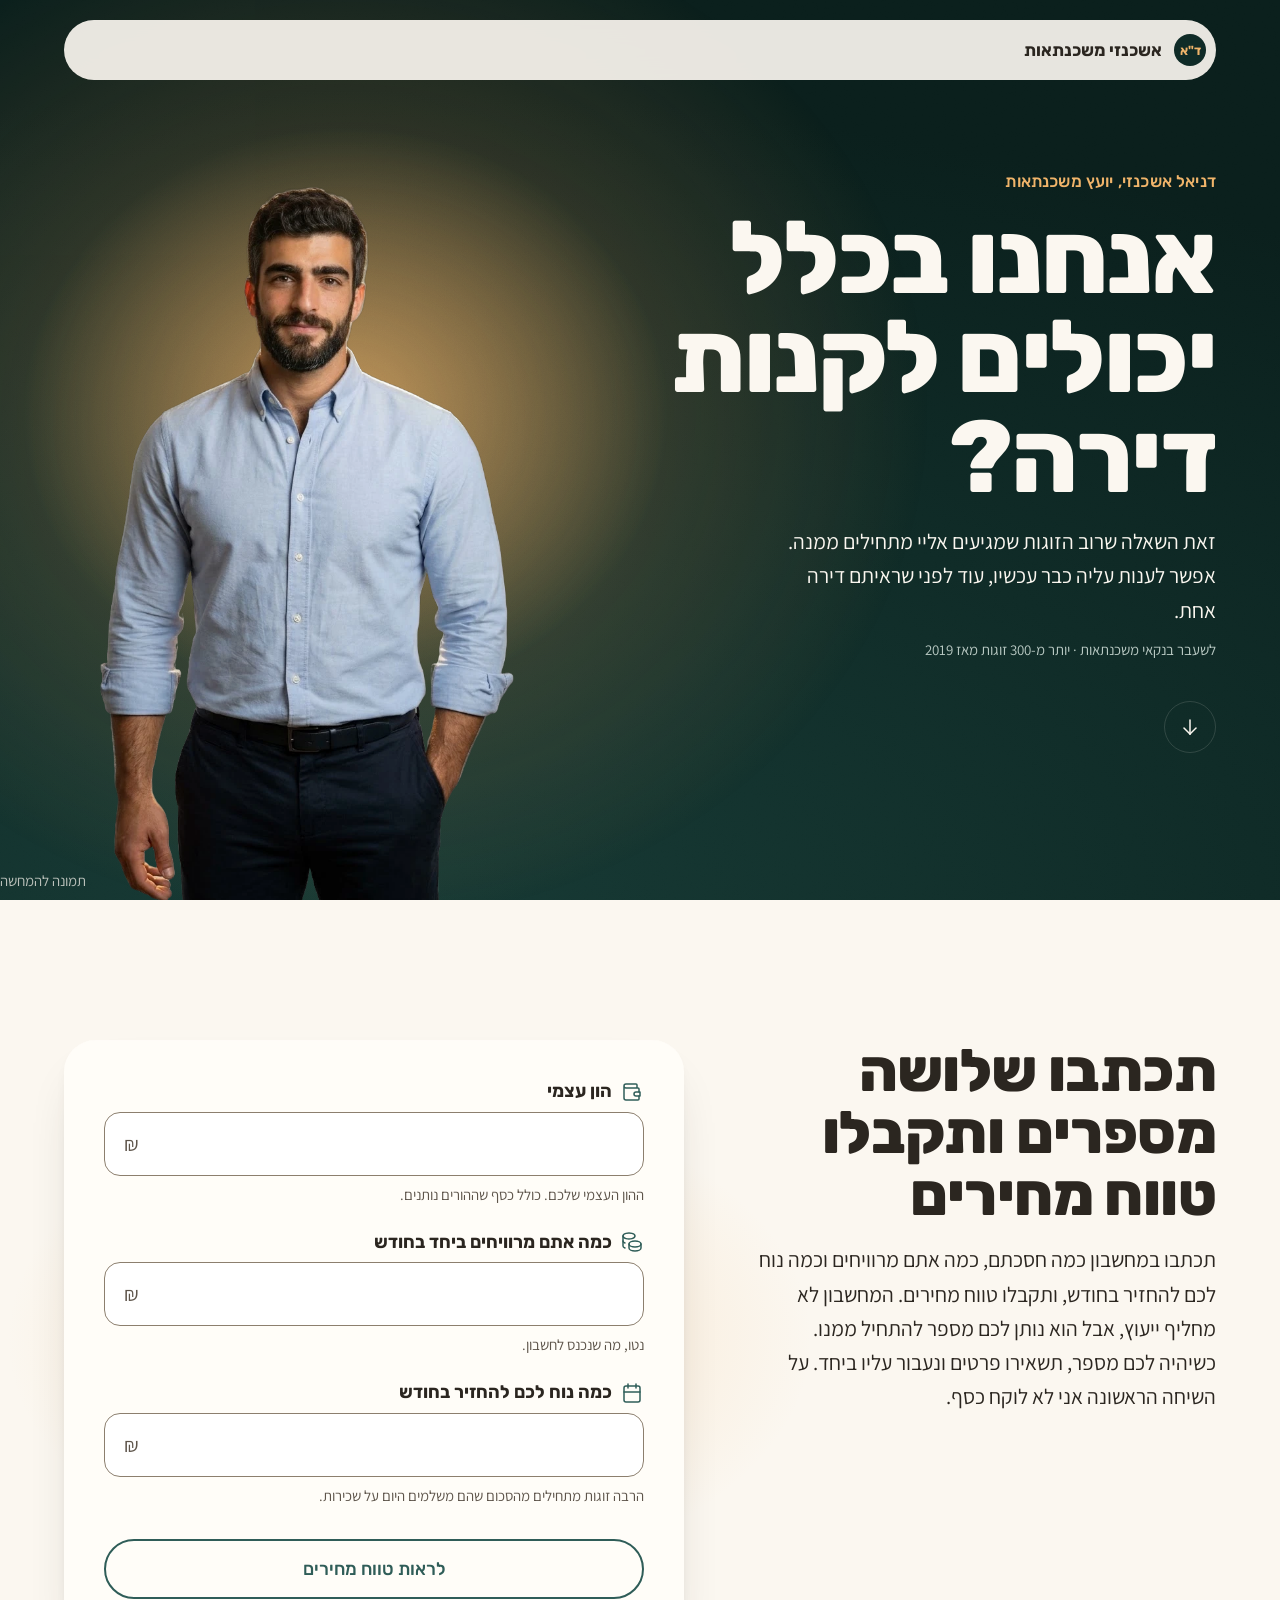
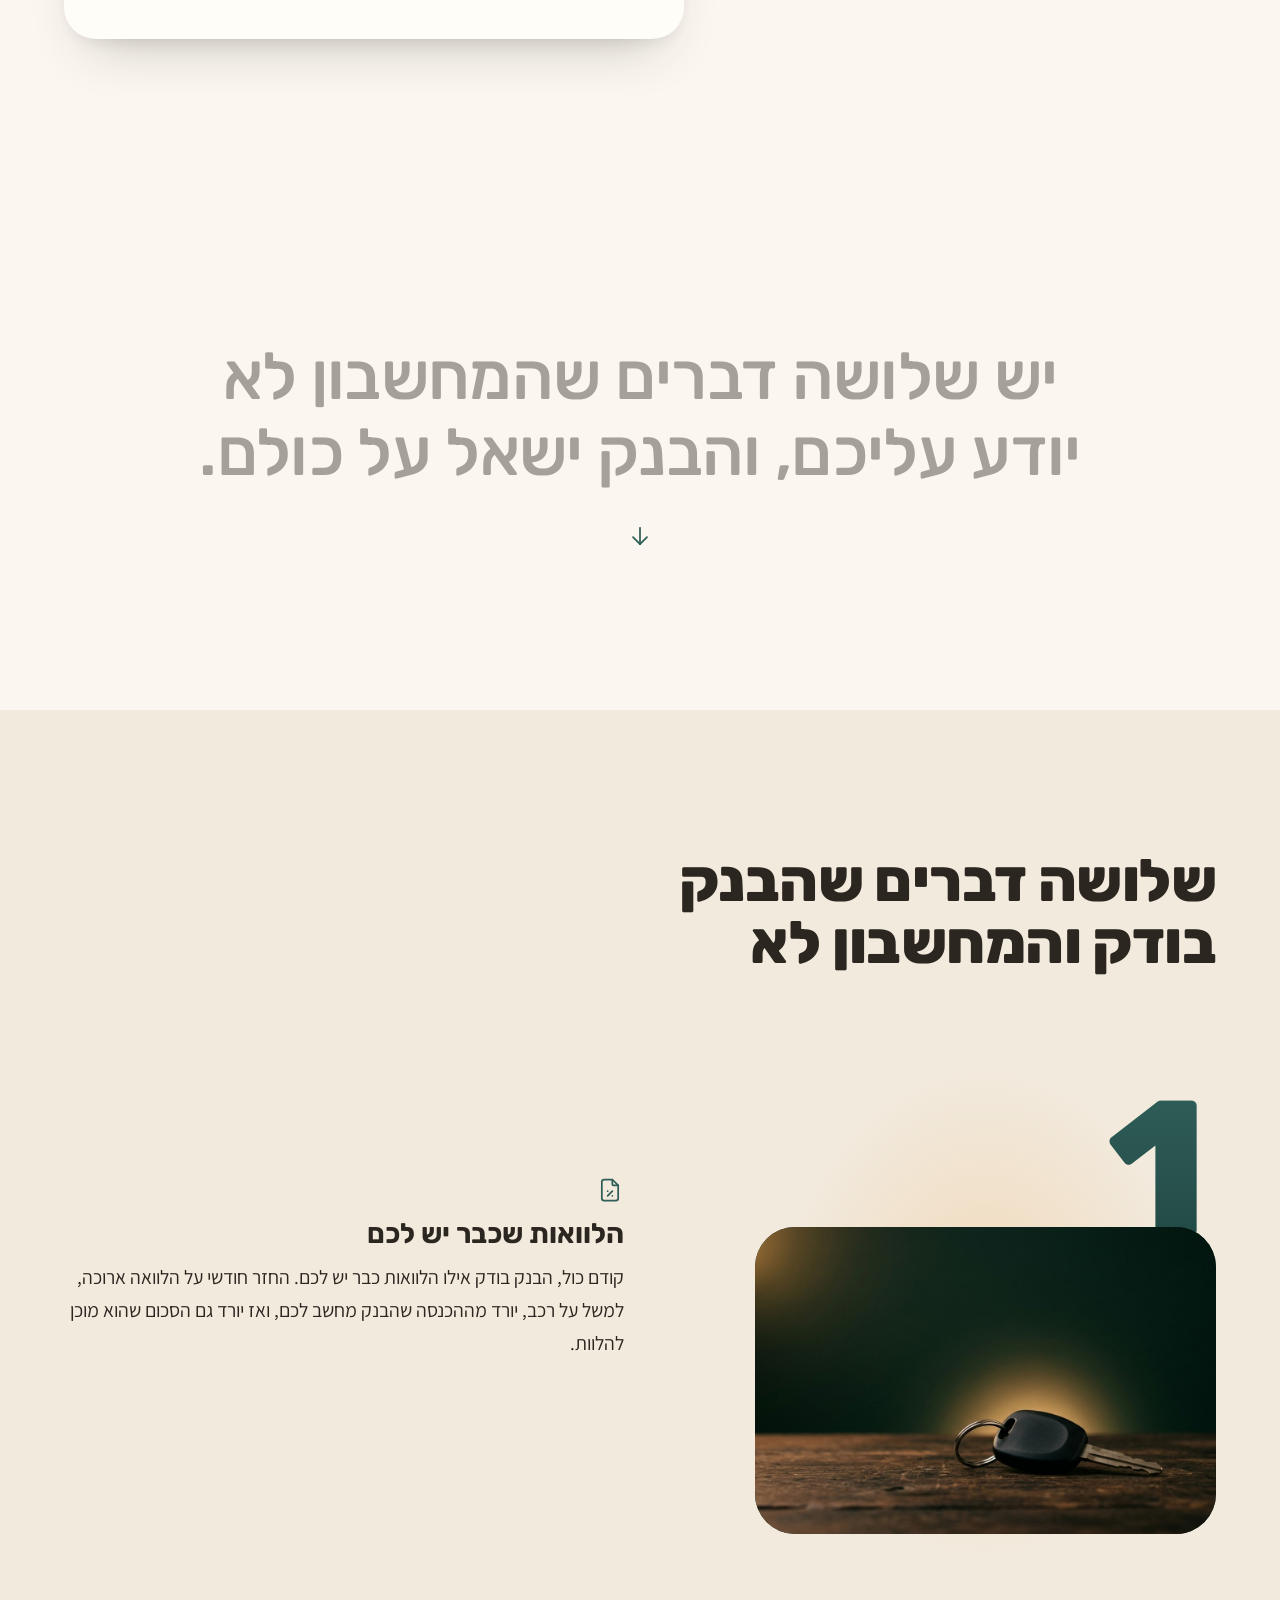
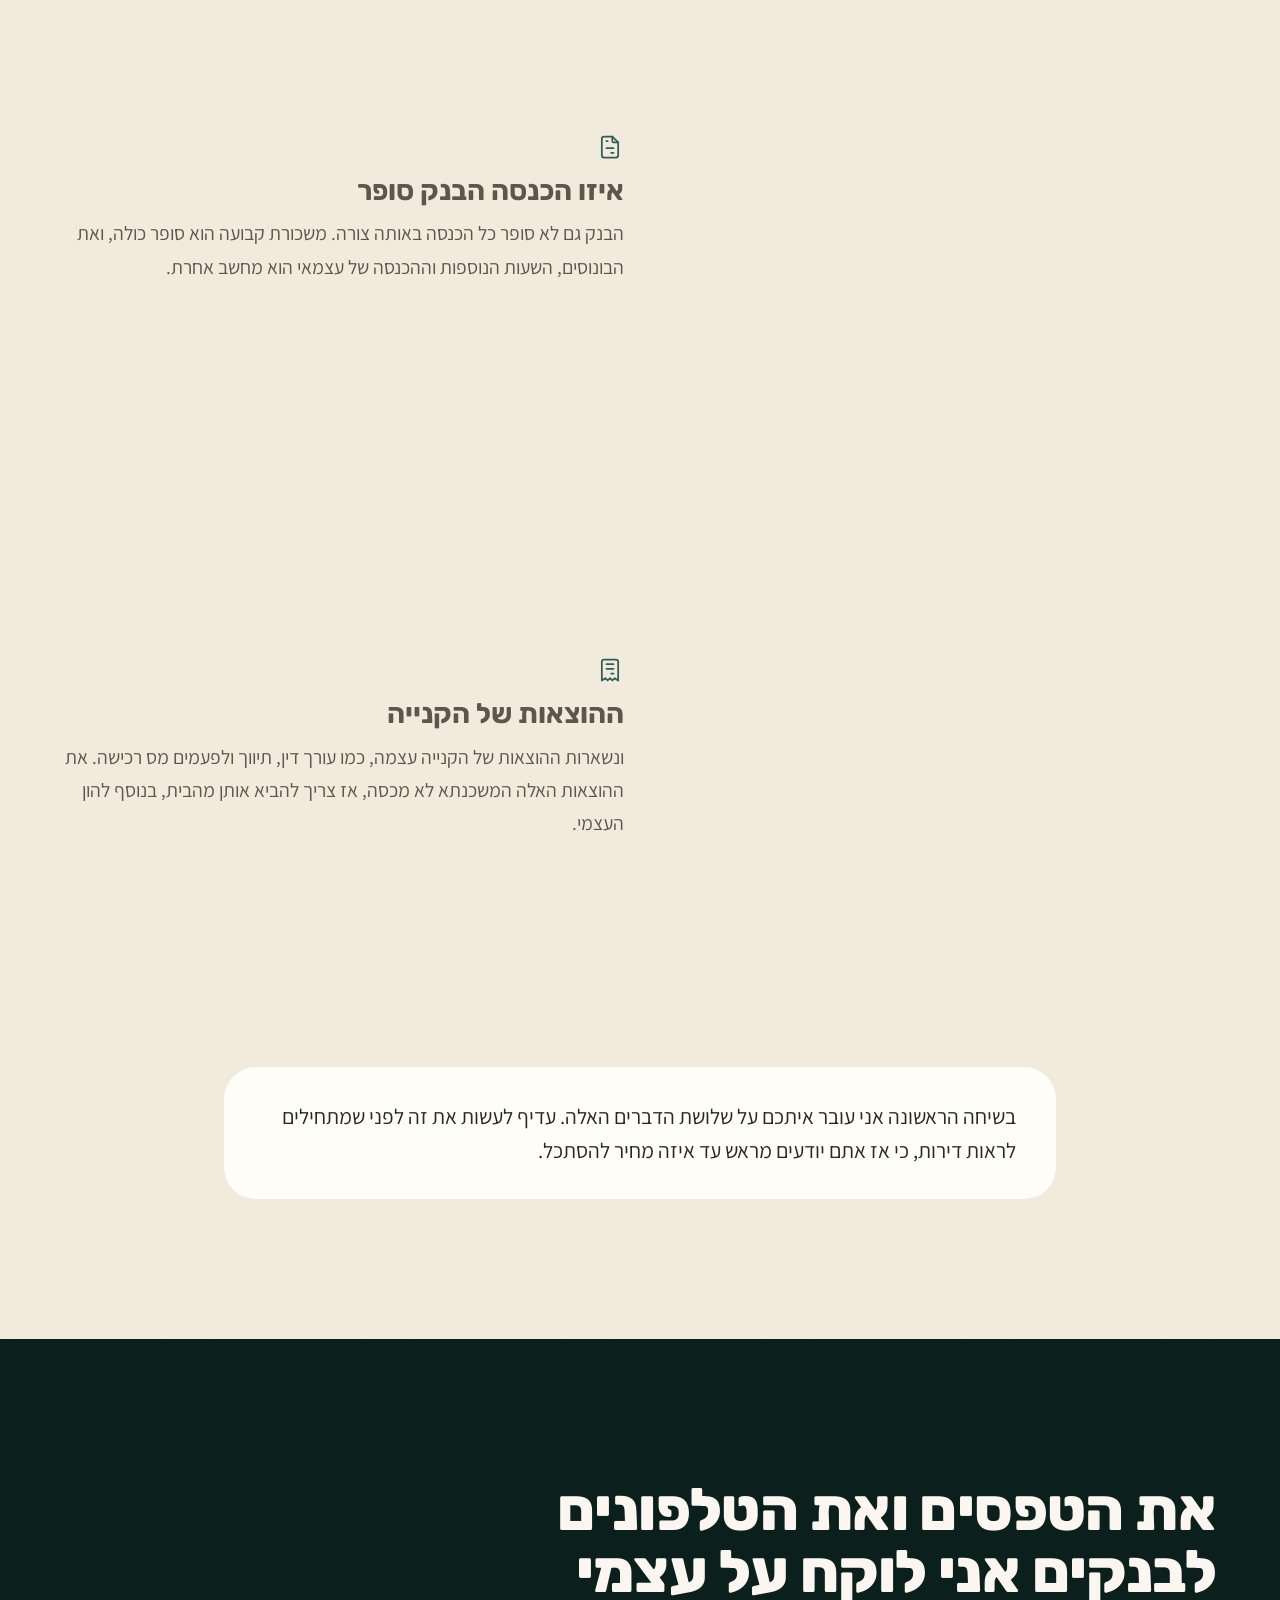
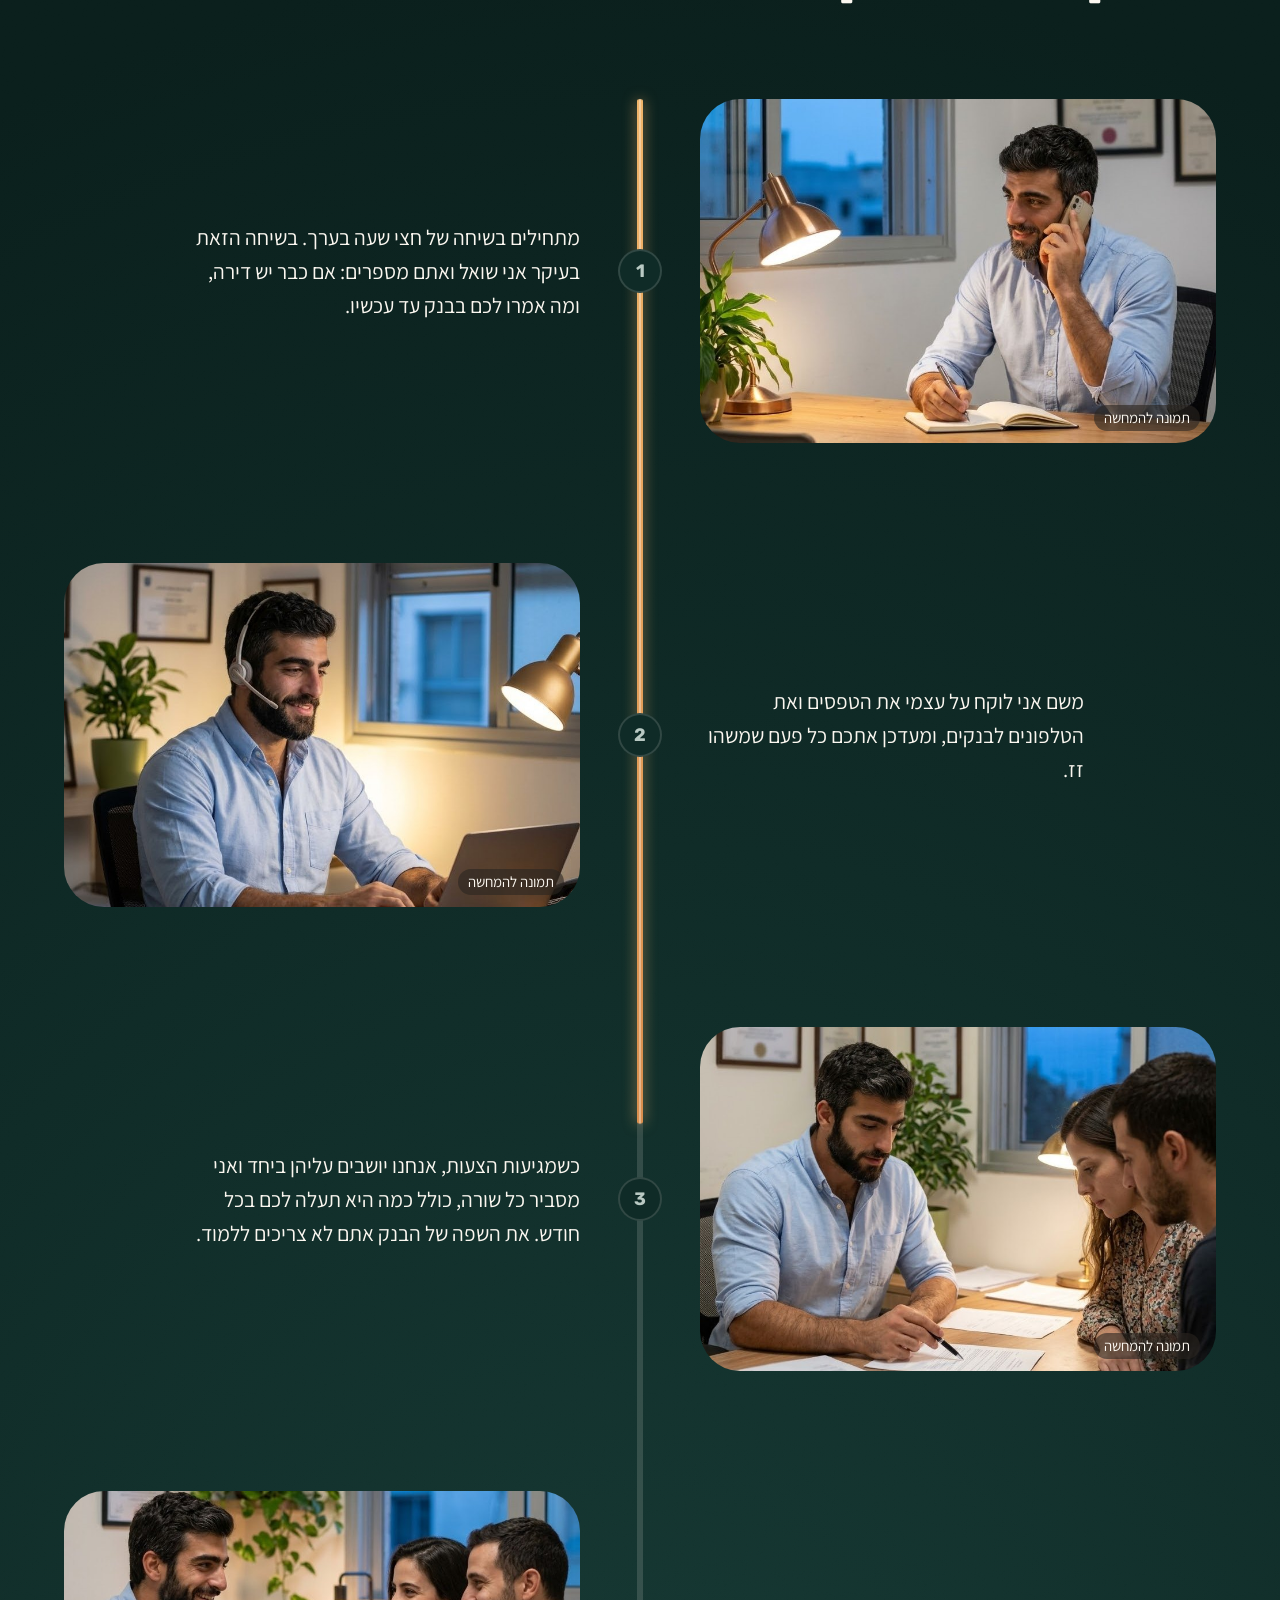
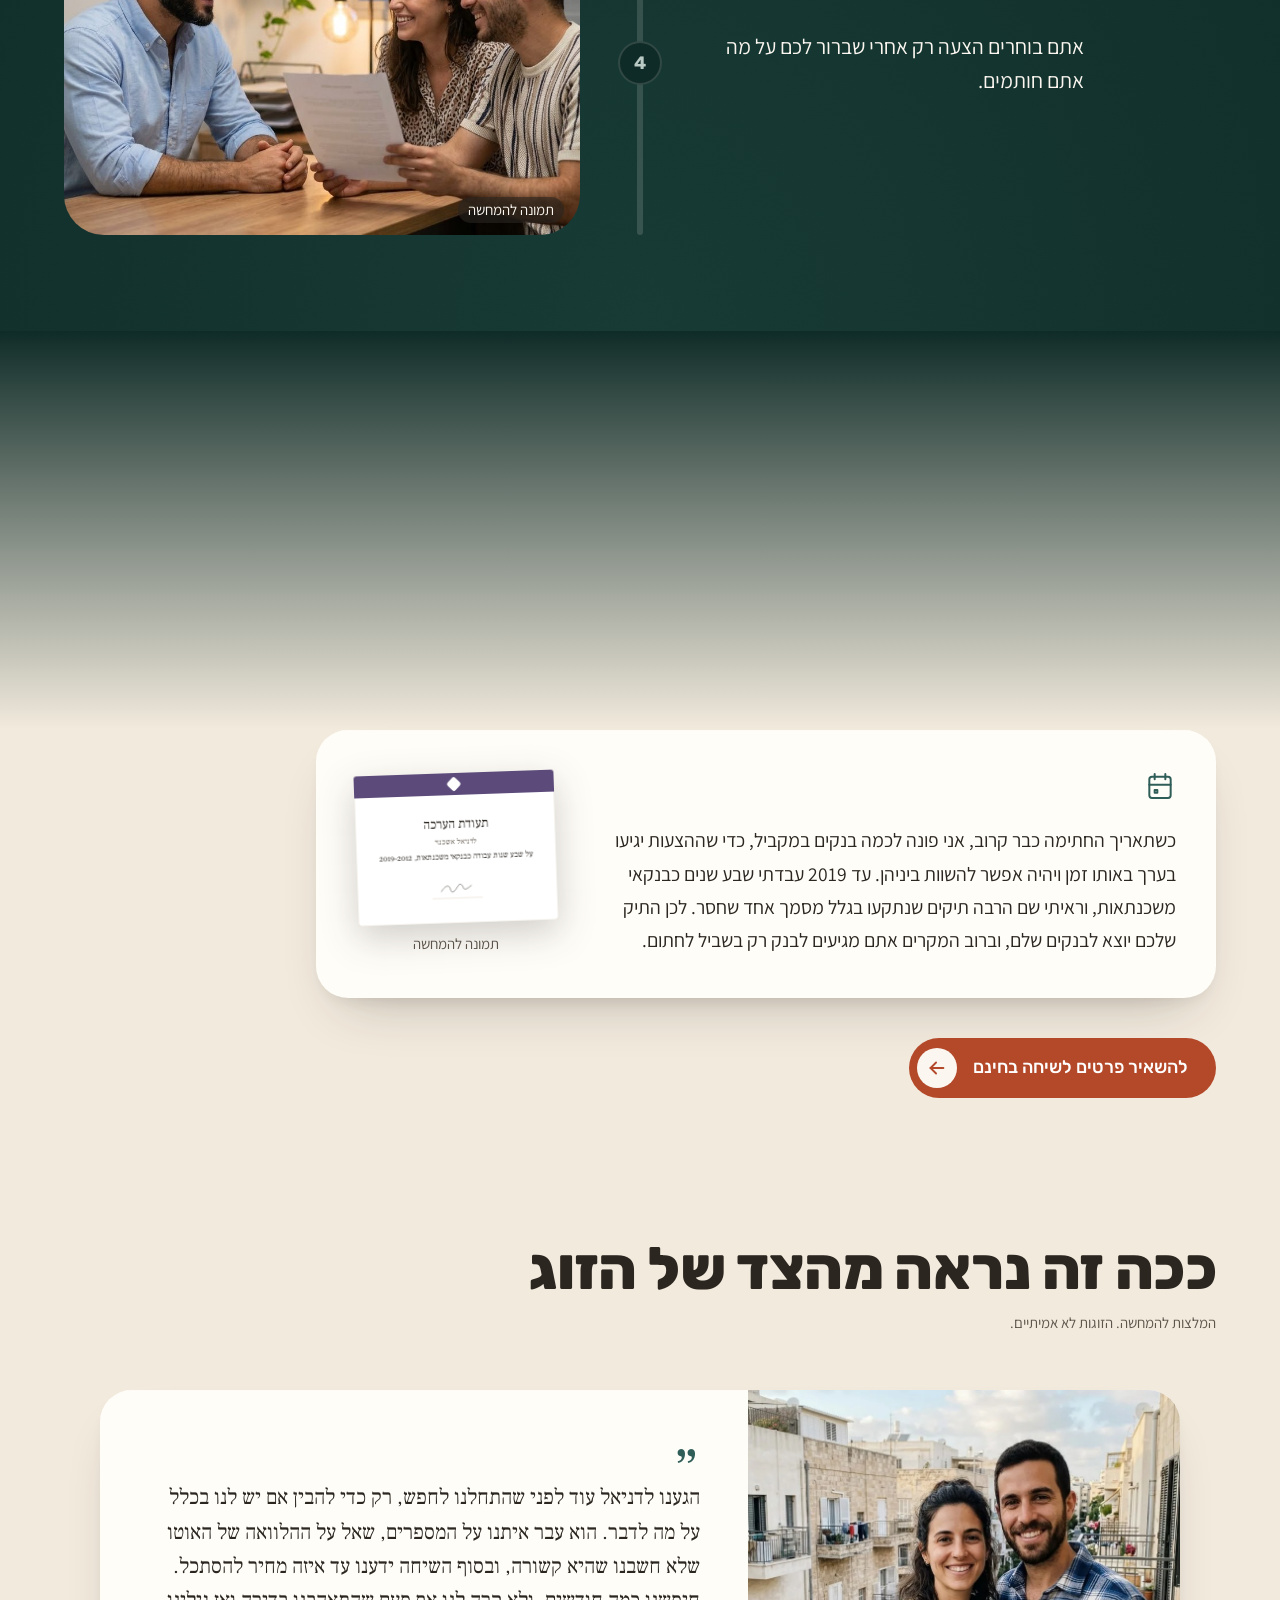
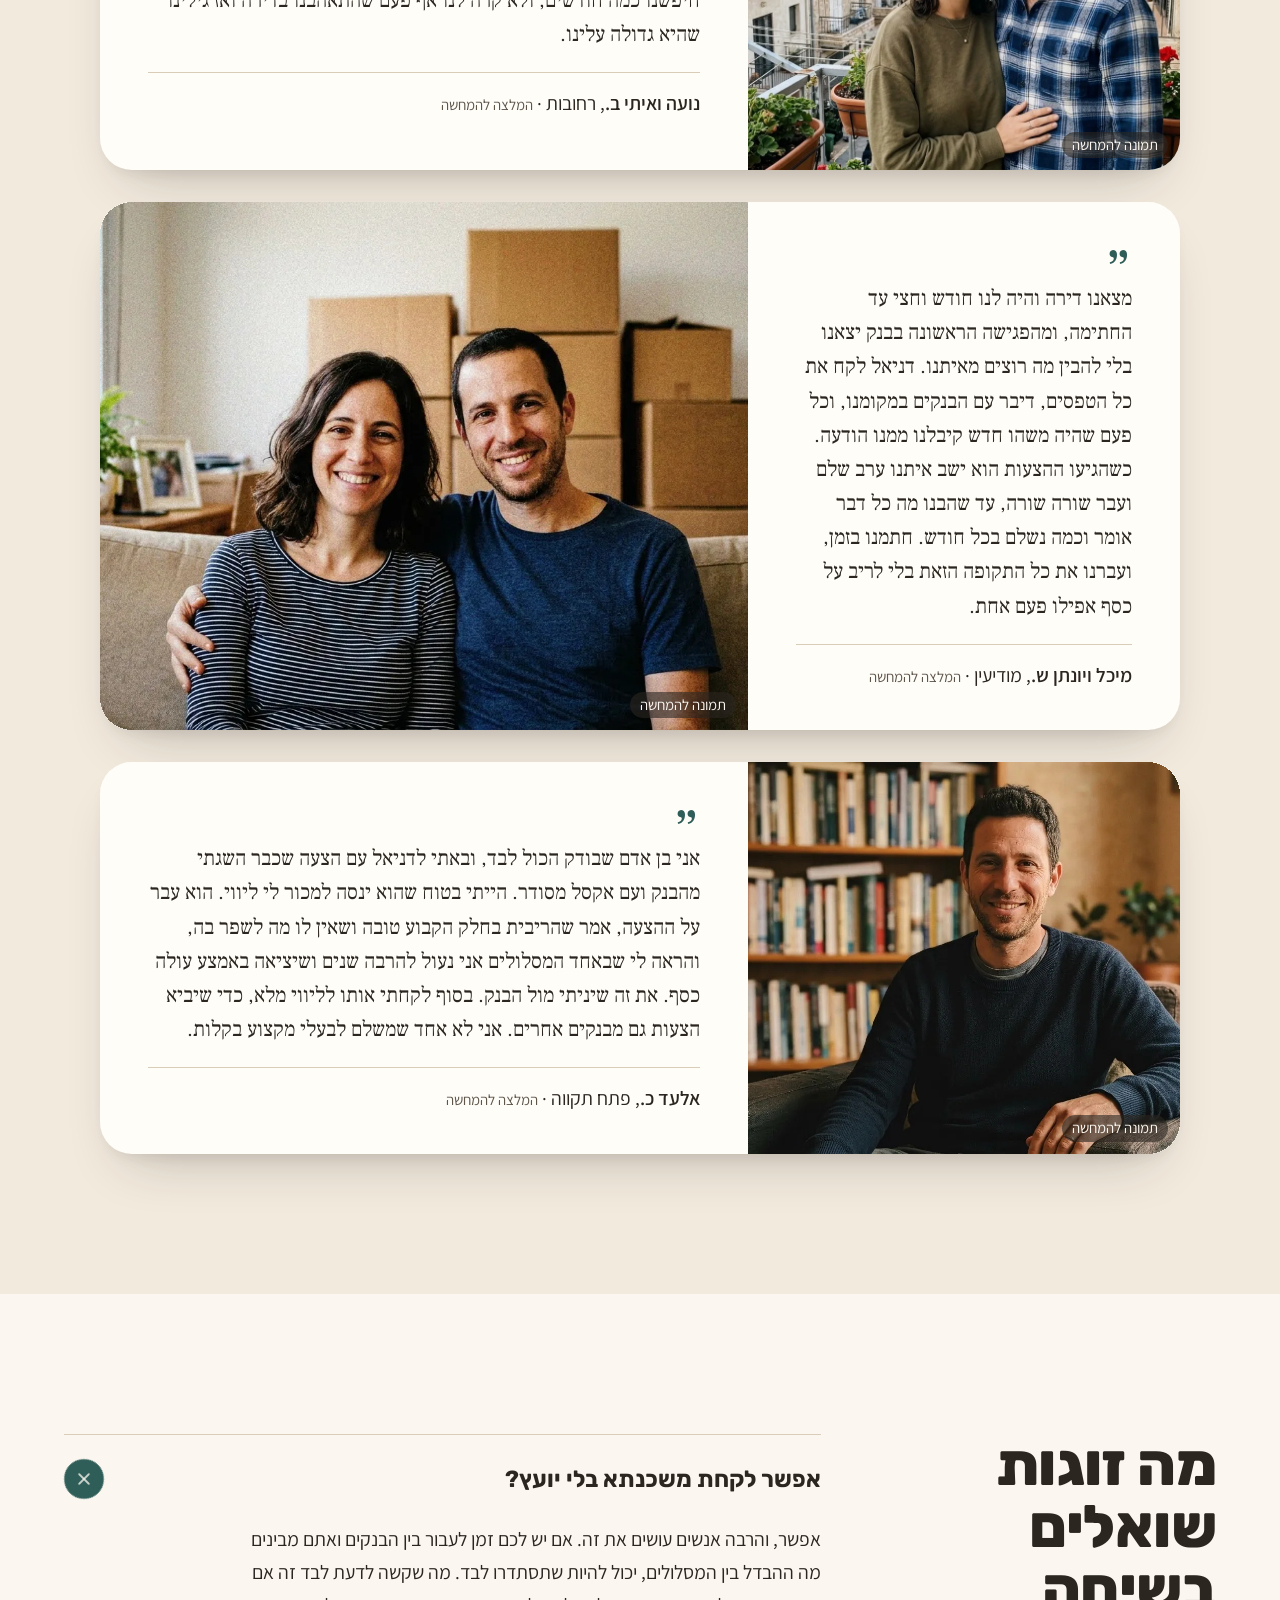
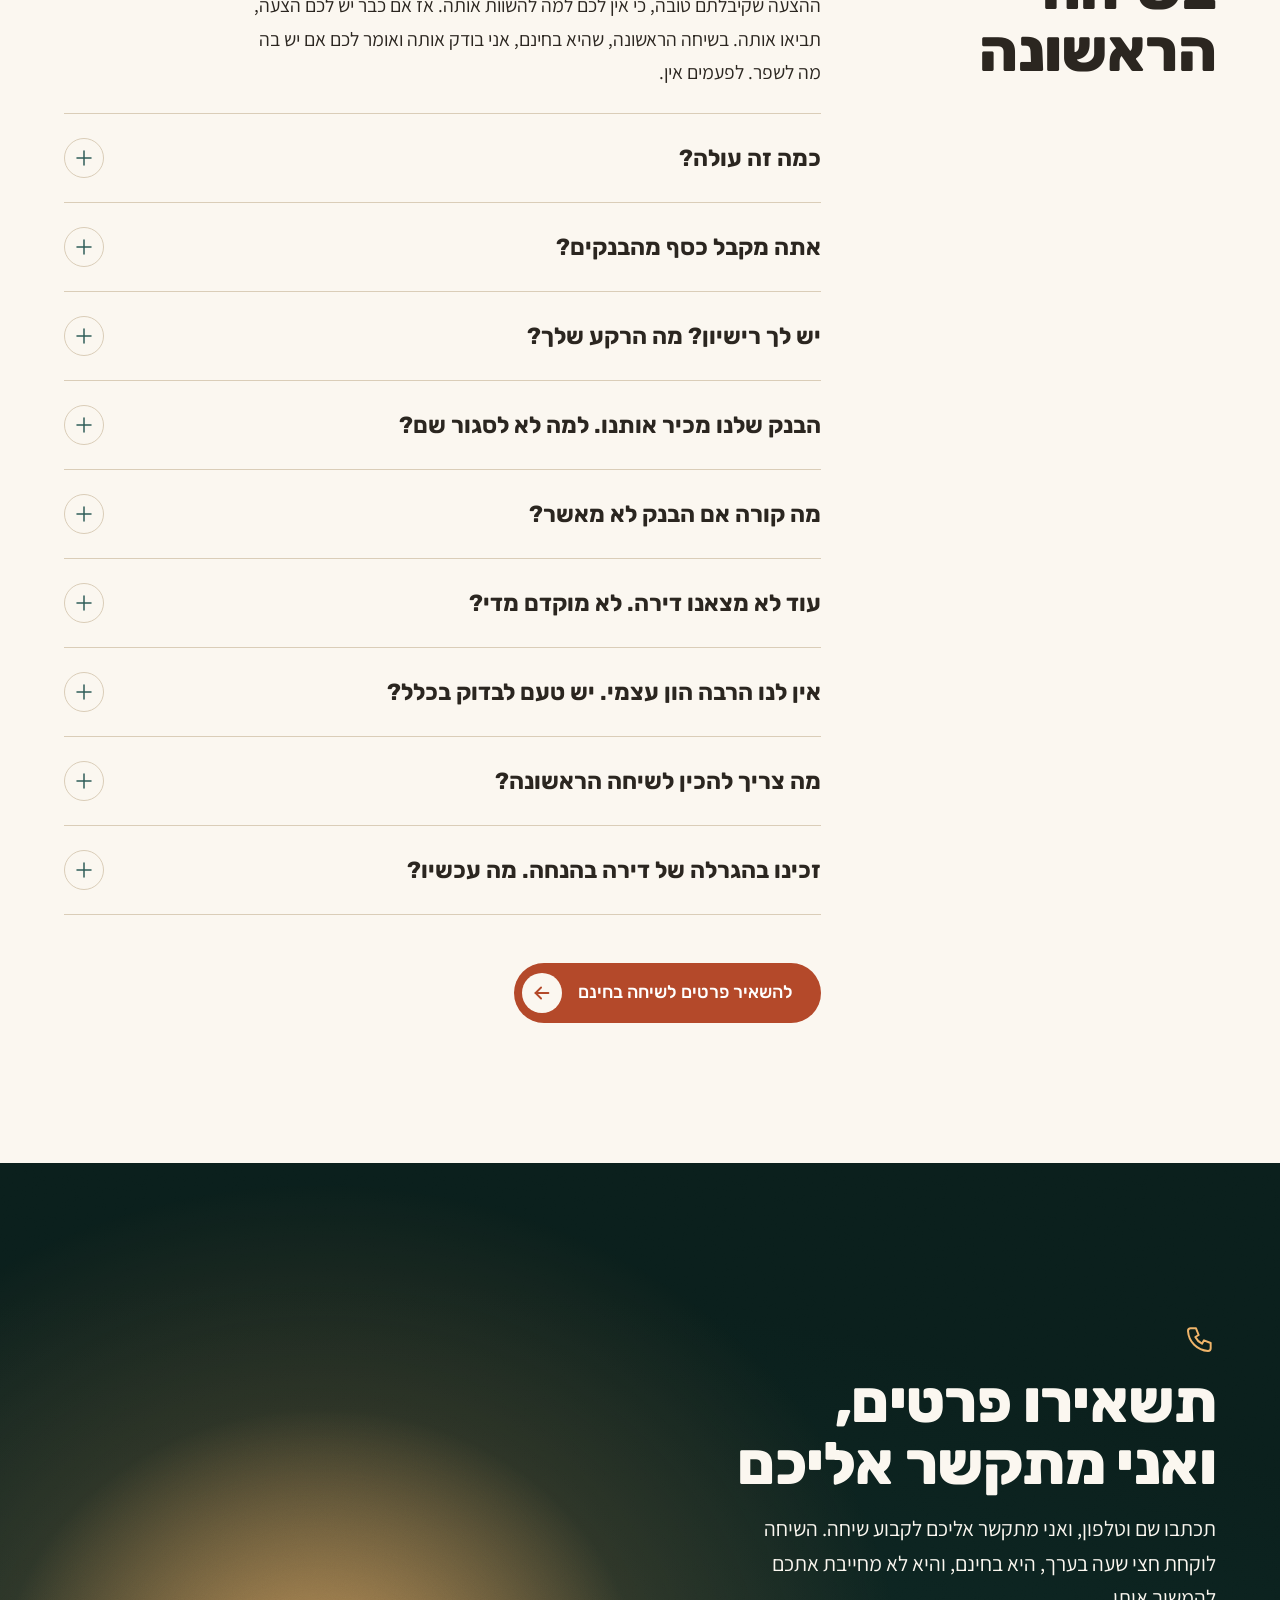
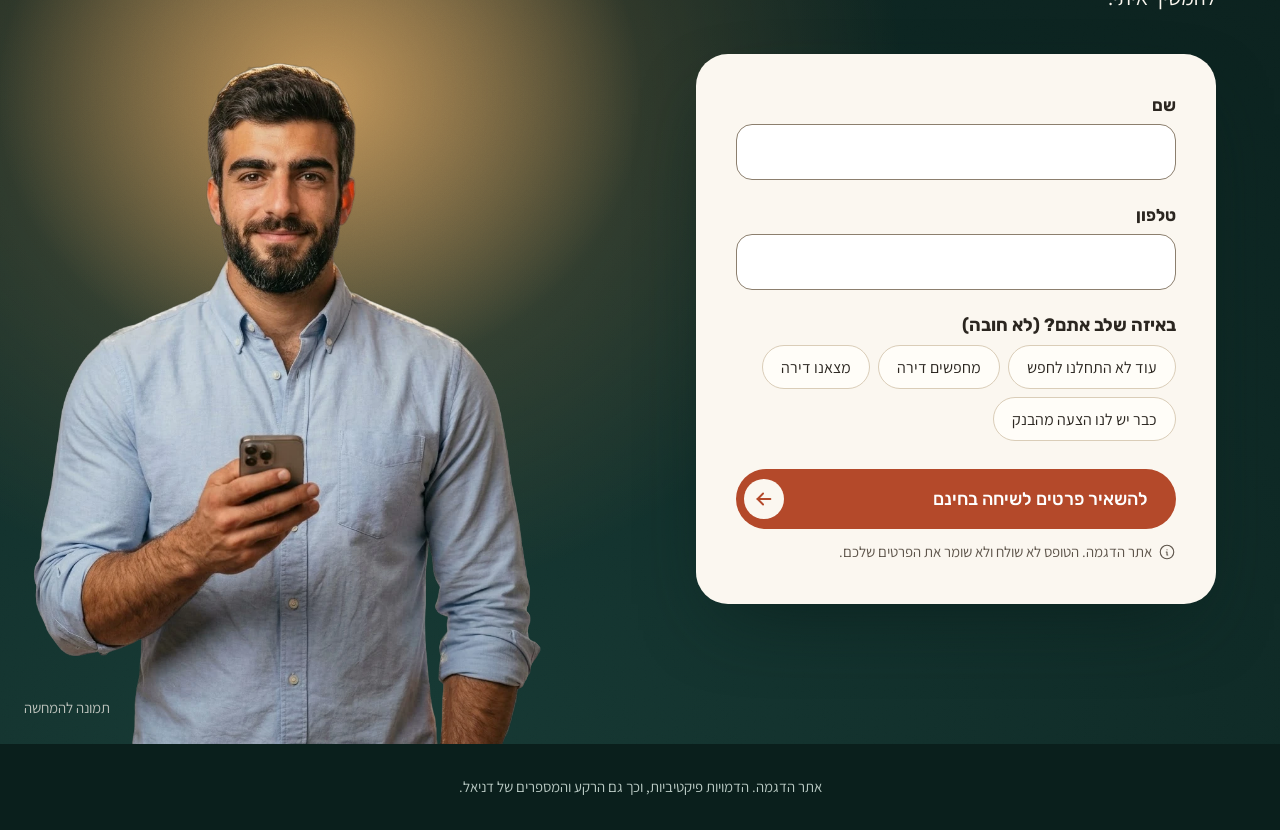
<file: index.html>
<!DOCTYPE html>
<html lang="he" dir="rtl">
<head>
  <meta charset="UTF-8">
  <meta name="viewport" content="width=device-width, initial-scale=1">
  <title>אשכנזי משכנתאות | איזו דירה אתם יכולים לקנות</title>
  <meta name="description" content="מחשבון שמראה איזו דירה אתם יכולים לקנות לפי מה שחסכתם, מה שאתם מרוויחים וההחזר החודשי שנוח לכם. דניאל אשכנזי, לשעבר בנקאי משכנתאות, עובר איתכם על התוצאה בשיחה ראשונה בחינם.">
  <link rel="icon" href="favicon.svg" type="image/svg+xml">
  <link rel="preload" href="assets/fonts/rubik-hebrew-800-normal.woff2" as="font" type="font/woff2" crossorigin>
  <link rel="preload" href="assets/fonts/assistant-hebrew-400-normal.woff2" as="font" type="font/woff2" crossorigin>
  <link rel="stylesheet" href="assets/fonts/fonts.css">
  <link rel="stylesheet" href="styles.css">
  <script>
    // Motion starts hidden only when it can actually run (spec section 8): no reduced-motion request.
    if (!window.matchMedia('(prefers-reduced-motion: reduce)').matches) document.documentElement.classList.add('js-motion');
  </script>
  <script src="assets/vendor/gsap.min.js" defer></script>
  <script src="assets/vendor/ScrollTrigger.min.js" defer></script>
  <script src="assets/js/calc.js" defer></script>
  <script src="site.js" defer></script>
</head>
<body>
  <!-- Icons (Tabler, outline). Colors come from currentColor, so they follow the variables in styles.css -->
  <svg class="icon-sprite" aria-hidden="true" xmlns="http://www.w3.org/2000/svg">
    <symbol id="i-wallet" viewBox="0 0 24 24"><path d="M17 8v-3a1 1 0 0 0 -1 -1h-10a2 2 0 0 0 0 4h12a1 1 0 0 1 1 1v3m0 4v3a1 1 0 0 1 -1 1h-12a2 2 0 0 1 -2 -2v-12"/><path d="M20 12v4h-4a2 2 0 0 1 0 -4h4"/></symbol>
    <symbol id="i-coins" viewBox="0 0 24 24"><path d="M9 14c0 1.657 2.686 3 6 3s6 -1.343 6 -3s-2.686 -3 -6 -3s-6 1.343 -6 3"/><path d="M9 14v4c0 1.656 2.686 3 6 3s6 -1.344 6 -3v-4"/><path d="M3 6c0 1.072 1.144 2.062 3 2.598s4.144 .536 6 0c1.856 -.536 3 -1.526 3 -2.598c0 -1.072 -1.144 -2.062 -3 -2.598s-4.144 -.536 -6 0c-1.856 .536 -3 1.526 -3 2.598"/><path d="M3 6v10c0 .888 .772 1.45 2 2"/><path d="M3 11c0 .888 .772 1.45 2 2"/></symbol>
    <symbol id="i-calendar" viewBox="0 0 24 24"><path d="M4 7a2 2 0 0 1 2 -2h12a2 2 0 0 1 2 2v12a2 2 0 0 1 -2 2h-12a2 2 0 0 1 -2 -2v-12"/><path d="M16 3v4"/><path d="M8 3v4"/><path d="M4 11h16"/></symbol>
    <symbol id="i-info" viewBox="0 0 24 24"><path d="M3 12a9 9 0 1 0 18 0a9 9 0 0 0 -18 0"/><path d="M12 9h.01"/><path d="M11 12h1v4h1"/></symbol>
    <symbol id="i-arrow-left" viewBox="0 0 24 24"><path d="M5 12l14 0"/><path d="M5 12l6 6"/><path d="M5 12l6 -6"/></symbol>
    <symbol id="i-arrow-down" viewBox="0 0 24 24"><path d="M12 5l0 14"/><path d="M18 13l-6 6"/><path d="M6 13l6 6"/></symbol>
    <symbol id="i-file-percent" viewBox="0 0 24 24"><path d="M10 17l4 -4"/><path d="M14 3v4a1 1 0 0 0 1 1h4"/><path d="M17 21h-10a2 2 0 0 1 -2 -2v-14a2 2 0 0 1 2 -2h7l5 5v11a2 2 0 0 1 -2 2"/><path d="M10 13h.01"/><path d="M14 17h.01"/></symbol>
    <symbol id="i-file-invoice" viewBox="0 0 24 24"><path d="M14 3v4a1 1 0 0 0 1 1h4"/><path d="M17 21h-10a2 2 0 0 1 -2 -2v-14a2 2 0 0 1 2 -2h7l5 5v11a2 2 0 0 1 -2 2"/><path d="M9 7l1 0"/><path d="M9 13l6 0"/><path d="M13 17l2 0"/></symbol>
    <symbol id="i-receipt" viewBox="0 0 24 24"><path d="M5 21v-16a2 2 0 0 1 2 -2h10a2 2 0 0 1 2 2v16l-3 -2l-2 2l-2 -2l-2 2l-2 -2l-3 2m4 -14h6m-6 4h6m-2 4h2"/></symbol>
    <symbol id="i-calendar-event" viewBox="0 0 24 24"><path d="M4 7a2 2 0 0 1 2 -2h12a2 2 0 0 1 2 2v12a2 2 0 0 1 -2 2h-12a2 2 0 0 1 -2 -2l0 -12"/><path d="M16 3l0 4"/><path d="M8 3l0 4"/><path d="M4 11l16 0"/><path d="M8 15h2v2h-2l0 -2"/></symbol>
    <symbol id="i-phone" viewBox="0 0 24 24"><path d="M5 4h4l2 5l-2.5 1.5a11 11 0 0 0 5 5l1.5 -2.5l5 2v4a2 2 0 0 1 -2 2a16 16 0 0 1 -15 -15a2 2 0 0 1 2 -2"/></symbol>
    <symbol id="i-plus" viewBox="0 0 24 24"><path d="M12 5l0 14"/><path d="M5 12l14 0"/></symbol>
    <symbol id="i-x" viewBox="0 0 24 24"><path d="M18 6l-12 12"/><path d="M6 6l12 12"/></symbol>
  </svg>

  <header class="topbar">
    <div class="topbar-pill">
      <span class="logo" aria-hidden="true">ד"א</span>
      <span class="brand">אשכנזי משכנתאות</span>
    </div>
  </header>

  <main>
    <!-- 0+1. Hero: night with warm light behind Daniel -->
    <section class="hero screen-night" aria-labelledby="hero-title">
      <div class="wrap hero-grid">
        <div class="hero-text">
          <p class="eyebrow">דניאל אשכנזי, יועץ משכנתאות</p>
          <h1 id="hero-title" class="display" data-split>אנחנו בכלל <br class="br-wide">יכולים לקנות <br class="br-wide">דירה?</h1>
          <p class="hero-lead">זאת השאלה שרוב הזוגות שמגיעים אליי מתחילים ממנה. אפשר לענות עליה כבר עכשיו, עוד לפני שראיתם דירה אחת.</p>
          <p class="hero-meta">לשעבר בנקאי משכנתאות · יותר מ-300 זוגות מאז 2019</p>
          <a class="scroll-cue" href="#calculator" aria-label="למחשבון"><svg class="ic"><use href="#i-arrow-down"/></svg></a>
        </div>
        <!-- Image 1: Daniel, cut out. Upload assets/img/daniel-hero.webp and it appears (see _build/images.md) -->
        <figure class="hero-figure photo-slot" data-slot="cutout">
          <img class="slot-img" src="assets/img/daniel-hero.webp" alt="" fetchpriority="high" width="1400" height="1750">
          <figcaption class="photo-note">תמונה להמחשה</figcaption>
        </figure>
      </div>
    </section>

    <!-- 2. Calculator screen -->
    <section class="calc-screen glow-soft" id="calculator" aria-labelledby="calc-title">
      <div class="wrap calc-grid">
        <div class="calc-intro">
          <h2 id="calc-title" class="h2">תכתבו שלושה מספרים ותקבלו טווח מחירים</h2>
          <p class="calc-lead">תכתבו במחשבון כמה חסכתם, כמה אתם מרוויחים וכמה נוח לכם להחזיר בחודש, ותקבלו טווח מחירים. המחשבון לא מחליף ייעוץ, אבל הוא נותן לכם מספר להתחיל ממנו. כשיהיה לכם מספר, תשאירו פרטים ונעבור עליו ביחד. על השיחה הראשונה אני לא לוקח כסף.</p>
        </div>

        <div class="calc-card reveal">
          <form id="calc" novalidate>
            <div class="field">
              <label for="equity"><svg class="ic" aria-hidden="true"><use href="#i-wallet"/></svg>הון עצמי</label>
              <div class="input-wrap">
                <input id="equity" type="text" inputmode="numeric" autocomplete="off" aria-describedby="equity-help">
                <span class="currency" aria-hidden="true">₪</span>
              </div>
              <p class="help" id="equity-help">ההון העצמי שלכם. כולל כסף שההורים נותנים.</p>
              <p class="field-msg" id="equity-msg" hidden><svg class="ic" aria-hidden="true"><use href="#i-info"/></svg><span></span></p>
            </div>

            <div class="field">
              <label for="income"><svg class="ic" aria-hidden="true"><use href="#i-coins"/></svg>כמה אתם מרוויחים ביחד בחודש</label>
              <div class="input-wrap">
                <input id="income" type="text" inputmode="numeric" autocomplete="off" aria-describedby="income-help">
                <span class="currency" aria-hidden="true">₪</span>
              </div>
              <p class="help" id="income-help">נטו, מה שנכנס לחשבון.</p>
              <p class="field-msg" id="income-msg" hidden><svg class="ic" aria-hidden="true"><use href="#i-info"/></svg><span></span></p>
            </div>

            <div class="field">
              <label for="payment"><svg class="ic" aria-hidden="true"><use href="#i-calendar"/></svg>כמה נוח לכם להחזיר בחודש</label>
              <div class="input-wrap">
                <input id="payment" type="text" inputmode="numeric" autocomplete="off" aria-describedby="payment-help">
                <span class="currency" aria-hidden="true">₪</span>
              </div>
              <p class="help" id="payment-help">הרבה זוגות מתחילים מהסכום שהם משלמים היום על שכירות.</p>
              <p class="field-msg" id="payment-msg" hidden><svg class="ic" aria-hidden="true"><use href="#i-info"/></svg><span></span></p>
            </div>

            <button type="submit" class="btn-calc">לראות טווח מחירים</button>
          </form>

          <!-- Result: sibling of the form, as in the live site, so calc.js works unchanged -->
          <section class="result" id="result" aria-label="תוצאת המחשבון" hidden>
            <!-- Case A: a price range -->
            <div class="result-range">
              <div class="result-glow">
                <p class="result-head">לפי מה שכתבתם, אתם יכולים לחפש דירה במחיר של <span class="num" data-out="low"></span> עד <span class="num" data-out="high"></span> ש"ח.</p>
                <div class="range-bar" aria-hidden="true">
                  <div class="range-track"><span class="range-fill"></span></div>
                  <div class="range-labels"><span data-out="low-label"></span><span data-out="high-label"></span></div>
                </div>
              </div>
              <p class="result-cap" hidden><svg class="ic" aria-hidden="true"><use href="#i-info"/></svg><span>ההחזר שכתבתם גבוה מ-40% מההכנסה שלכם. מעל הרף הזה בנקים מתקשים לאשר, אז חישבתי לפי החזר של <span data-out="cap-payment"></span> ש"ח בחודש.</span></p>
              <p class="result-detail">המשכנתא שתיקחו היא <span data-out="loan-low"></span> עד <span data-out="loan-high"></span> ש"ח, עם החזר של <span data-out="payment"></span> ש"ח בחודש במשך 30 שנה. הטווח תלוי בריבית: המספר הגבוה מחושב לפי הריבית הממוצעת שבנק ישראל פרסם לאחרונה, והנמוך לפי ריבית גבוהה ממנה באחוז אחד.</p>
            </div>

            <!-- Case B: the equity is what limits the price -->
            <div class="result-equity" hidden>
              <div class="result-glow">
                <p class="result-head">לפי מה שכתבתם, אתם יכולים לחפש דירה במחיר של עד <span class="num" data-out="max"></span> ש"ח.</p>
              </div>
              <p class="result-detail">אצלכם מה שקובע את המחיר הוא ההון העצמי. לדירה ראשונה הבנק מלווה עד 75% מהמחיר, ואת הרבע שנשאר מביאים מהבית. ההחזר על משכנתא כזאת יוצא בערך <span data-out="eq-payment"></span> ש"ח בחודש, פחות ממה שכתבתם.</p>
            </div>

            <div class="result-after">
              <p class="result-fixed">הערכה להמחשה בלבד, אינה ייעוץ</p>
              <p class="result-source">הריבית בחישוב: ממוצע בנק ישראל למשכנתאות בריבית קבועה לא צמודה לתקופה של יותר מ-25 שנה, ספטמבר 2026.</p>
              <div class="cta-row cta-row-center">
                <a class="btn-cta" href="#contact"><span>להשאיר פרטים לשיחה בחינם</span><span class="btn-cta-dot" aria-hidden="true"><svg class="ic"><use href="#i-arrow-left"/></svg></span></a>
              </div>
            </div>
          </section>
          <p class="sr-only" id="result-live" aria-live="polite"></p>
        </div>
      </div>
    </section>

    <!-- 2b. Bridge sentence -->
    <div class="bridge">
      <div class="wrap">
        <p class="bridge-text" data-split>יש שלושה דברים שהמחשבון לא יודע עליכם, והבנק ישאל על כולם.</p>
        <svg class="ic bridge-arrow" aria-hidden="true"><use href="#i-arrow-down"/></svg>
      </div>
    </div>

    <!-- 3. What the bank checks -->
    <section class="bank" aria-labelledby="bank-title">
      <div class="wrap">
        <h2 id="bank-title" class="h2 bank-title">שלושה דברים שהבנק בודק והמחשבון לא</h2>
        <div class="bank-grid">
          <div class="bank-stage" aria-hidden="true">
            <span class="stage-num is-active"><b class="stage-digit">1</b><span class="stage-frame"><img class="stage-img" src="assets/img/object-car-key.jpg" alt="" loading="lazy" decoding="async" width="1408" height="768" style="object-position: 62% 50%"></span></span>
            <span class="stage-num"><b class="stage-digit">2</b><span class="stage-frame"><img class="stage-img" src="assets/img/object-payslip.jpg" alt="" loading="lazy" decoding="async" width="1408" height="768" style="object-position: 40% 50%"></span></span>
            <span class="stage-num"><b class="stage-digit">3</b><span class="stage-frame"><img class="stage-img" src="assets/img/object-house-keys.jpg" alt="" loading="lazy" decoding="async" width="1408" height="768" style="object-position: 50% 50%"></span></span>
          </div>
          <ol class="bank-list">
            <li class="bank-item is-active">
              <figure class="bank-media" aria-hidden="true"><img class="bank-media-img" src="assets/img/object-car-key.jpg" alt="" loading="lazy" decoding="async" width="1408" height="768"></figure>
              <div class="bank-top" aria-hidden="true"><span class="bank-num">1</span><svg class="ic"><use href="#i-file-percent"/></svg></div>
              <h3 class="h3">הלוואות שכבר יש לכם</h3>
              <p>קודם כול, הבנק בודק אילו הלוואות כבר יש לכם. החזר חודשי על הלוואה ארוכה, למשל על רכב, יורד מההכנסה שהבנק מחשב לכם, ואז יורד גם הסכום שהוא מוכן להלוות.</p>
            </li>
            <li class="bank-item">
              <figure class="bank-media" aria-hidden="true"><img class="bank-media-img" src="assets/img/object-payslip.jpg" alt="" loading="lazy" decoding="async" width="1408" height="768"></figure>
              <div class="bank-top" aria-hidden="true"><span class="bank-num">2</span><svg class="ic"><use href="#i-file-invoice"/></svg></div>
              <h3 class="h3">איזו הכנסה הבנק סופר</h3>
              <p>הבנק גם לא סופר כל הכנסה באותה צורה. משכורת קבועה הוא סופר כולה, ואת הבונוסים, השעות הנוספות וההכנסה של עצמאי הוא מחשב אחרת.</p>
            </li>
            <li class="bank-item">
              <figure class="bank-media" aria-hidden="true"><img class="bank-media-img" src="assets/img/object-house-keys.jpg" alt="" loading="lazy" decoding="async" width="1408" height="768"></figure>
              <div class="bank-top" aria-hidden="true"><span class="bank-num">3</span><svg class="ic"><use href="#i-receipt"/></svg></div>
              <h3 class="h3">ההוצאות של הקנייה</h3>
              <p>ונשארות ההוצאות של הקנייה עצמה, כמו עורך דין, תיווך ולפעמים מס רכישה. את ההוצאות האלה המשכנתא לא מכסה, אז צריך להביא אותן מהבית, בנוסף להון העצמי.</p>
            </li>
          </ol>
        </div>
        <p class="bank-close">בשיחה הראשונה אני עובר איתכם על שלושת הדברים האלה. עדיף לעשות את זה לפני שמתחילים לראות דירות, כי אז אתם יודעים מראש עד איזה מחיר להסתכל.</p>
      </div>
    </section>

    <!-- 4. How it works: a lit timeline on night -->
    <section class="steps-screen screen-night no-main-light" aria-labelledby="steps-title">
      <div class="wrap">
        <h2 id="steps-title" class="h2 steps-title">את הטפסים ואת הטלפונים לבנקים אני לוקח על עצמי</h2>
        <div class="steps-wrap">
        <div class="steps-axis" aria-hidden="true"><span class="steps-fill"></span></div>
        <ol class="steps">
          <li class="step">
            <span class="step-dot" aria-hidden="true">1</span>
            <figure class="step-media photo-slot" data-slot="photo">
              <!-- Image 2: Daniel on the phone. Upload assets/img/step-1.jpg -->
              <img class="slot-img" src="assets/img/step-1.jpg" alt="" loading="lazy" decoding="async" width="1200" height="800">
              <figcaption class="photo-note">תמונה להמחשה</figcaption>
            </figure>
            <p class="step-text">מתחילים בשיחה של חצי שעה בערך. בשיחה הזאת בעיקר אני שואל ואתם מספרים: אם כבר יש דירה, ומה אמרו לכם בבנק עד עכשיו.</p>
          </li>
          <li class="step">
            <span class="step-dot" aria-hidden="true">2</span>
            <figure class="step-media photo-slot" data-slot="photo">
              <img class="slot-img" src="assets/img/step-2.jpg" alt="" loading="lazy" decoding="async" width="1200" height="800">
              <figcaption class="photo-note">תמונה להמחשה</figcaption>
            </figure>
            <p class="step-text">משם אני לוקח על עצמי את הטפסים ואת הטלפונים לבנקים, ומעדכן אתכם כל פעם שמשהו זז.</p>
          </li>
          <li class="step">
            <span class="step-dot" aria-hidden="true">3</span>
            <figure class="step-media photo-slot" data-slot="photo">
              <img class="slot-img" src="assets/img/step-3.jpg" alt="" loading="lazy" decoding="async" width="1200" height="800">
              <figcaption class="photo-note">תמונה להמחשה</figcaption>
            </figure>
            <p class="step-text">כשמגיעות הצעות, אנחנו יושבים עליהן ביחד ואני מסביר כל שורה, כולל כמה היא תעלה לכם בכל חודש. את השפה של הבנק אתם לא צריכים ללמוד.</p>
          </li>
          <li class="step">
            <span class="step-dot" aria-hidden="true">4</span>
            <figure class="step-media photo-slot" data-slot="photo">
              <img class="slot-img" src="assets/img/step-4.jpg" alt="" loading="lazy" decoding="async" width="1200" height="800">
              <figcaption class="photo-note">תמונה להמחשה</figcaption>
            </figure>
            <p class="step-text">אתם בוחרים הצעה רק אחרי שברור לכם על מה אתם חותמים.</p>
          </li>
        </ol>
        </div>
      </div>
    </section>
    <div class="fade-to-sand" aria-hidden="true"></div>

    <div class="after-steps">
      <div class="wrap">
        <div class="date-box">
          <div class="date-box-text">
            <svg class="ic date-icon" aria-hidden="true"><use href="#i-calendar-event"/></svg>
            <p>כשתאריך החתימה כבר קרוב, אני פונה לכמה בנקים במקביל, כדי שההצעות יגיעו בערך באותו זמן ויהיה אפשר להשוות ביניהן. עד 2019 עבדתי שבע שנים כבנקאי משכנתאות, וראיתי שם הרבה תיקים שנתקעו בגלל מסמך אחד שחסר. לכן התיק שלכם יוצא לבנקים שלם, וברוב המקרים אתם מגיעים לבנק רק בשביל לחתום.</p>
          </div>
          <figure class="cert">
            <button type="button" class="cert-thumb" data-cert="cert-bank">
              <svg class="cert-svg" role="img" aria-label="תעודה להמחשה" viewBox="0 0 400 300"><use href="#cert-bank"/></svg>
            </button>
            <figcaption class="photo-note-static">תמונה להמחשה</figcaption>
          </figure>
        </div>
        <div class="cta-row">
          <a class="btn-cta" href="#contact"><span>להשאיר פרטים לשיחה בחינם</span><span class="btn-cta-dot" aria-hidden="true"><svg class="ic"><use href="#i-arrow-left"/></svg></span></a>
        </div>
      </div>
    </div>

    <!-- 5. Testimonials (illustrative) -->
    <section class="reviews" aria-labelledby="reviews-title">
      <div class="wrap">
        <h2 id="reviews-title" class="h2">ככה זה נראה מהצד של הזוג</h2>
        <p class="section-note">המלצות להמחשה. הזוגות לא אמיתיים.</p>
        <div class="review-list">
          <figure class="review reveal">
            <div class="review-media photo-slot" data-slot="photo">
              <img class="slot-img" src="assets/img/review-1.webp" alt="" loading="lazy" decoding="async" width="700" height="875" style="object-position: 50% 30%">
              <span class="photo-tag">תמונה להמחשה</span>
            </div>
            <div class="review-body">
              <span class="quote-mark" aria-hidden="true">”</span>
              <blockquote><p>הגענו לדניאל עוד לפני שהתחלנו לחפש, רק כדי להבין אם יש לנו בכלל על מה לדבר. הוא עבר איתנו על המספרים, שאל על ההלוואה של האוטו שלא חשבנו שהיא קשורה, ובסוף השיחה ידענו עד איזה מחיר להסתכל. חיפשנו כמה חודשים, ולא קרה לנו אף פעם שהתאהבנו בדירה ואז גילינו שהיא גדולה עלינו.</p></blockquote>
              <figcaption class="review-sign"><strong>נועה ואיתי ב.</strong>, רחובות · <span class="sign-note">המלצה להמחשה</span></figcaption>
            </div>
          </figure>
          <figure class="review reveal">
            <div class="review-media photo-slot" data-slot="photo">
              <img class="slot-img" src="assets/img/review-2.webp" alt="" loading="lazy" decoding="async" width="700" height="875" style="object-position: 50% 35%">
              <span class="photo-tag">תמונה להמחשה</span>
            </div>
            <div class="review-body">
              <span class="quote-mark" aria-hidden="true">”</span>
              <blockquote><p>מצאנו דירה והיה לנו חודש וחצי עד החתימה, ומהפגישה הראשונה בבנק יצאנו בלי להבין מה רוצים מאיתנו. דניאל לקח את כל הטפסים, דיבר עם הבנקים במקומנו, וכל פעם שהיה משהו חדש קיבלנו ממנו הודעה. כשהגיעו ההצעות הוא ישב איתנו ערב שלם ועבר שורה שורה, עד שהבנו מה כל דבר אומר וכמה נשלם בכל חודש. חתמנו בזמן, ועברנו את כל התקופה הזאת בלי לריב על כסף אפילו פעם אחת.</p></blockquote>
              <figcaption class="review-sign"><strong>מיכל ויונתן ש.</strong>, מודיעין · <span class="sign-note">המלצה להמחשה</span></figcaption>
            </div>
          </figure>
          <figure class="review reveal">
            <div class="review-media photo-slot" data-slot="photo">
              <img class="slot-img" src="assets/img/review-3.webp" alt="" loading="lazy" decoding="async" width="700" height="875" style="object-position: 50% 30%">
              <span class="photo-tag">תמונה להמחשה</span>
            </div>
            <div class="review-body">
              <span class="quote-mark" aria-hidden="true">”</span>
              <blockquote><p>אני בן אדם שבודק הכול לבד, ובאתי לדניאל עם הצעה שכבר השגתי מהבנק ועם אקסל מסודר. הייתי בטוח שהוא ינסה למכור לי ליווי. הוא עבר על ההצעה, אמר שהריבית בחלק הקבוע טובה ושאין לו מה לשפר בה, והראה לי שבאחד המסלולים אני נעול להרבה שנים ושיציאה באמצע עולה כסף. את זה שיניתי מול הבנק. בסוף לקחתי אותו לליווי מלא, כדי שיביא הצעות גם מבנקים אחרים. אני לא אחד שמשלם לבעלי מקצוע בקלות.</p></blockquote>
              <figcaption class="review-sign"><strong>אלעד כ.</strong>, פתח תקווה · <span class="sign-note">המלצה להמחשה</span></figcaption>
            </div>
          </figure>
        </div>
      </div>
    </section>

    <!-- 6. FAQ -->
    <section class="faq" aria-labelledby="faq-title">
      <div class="wrap faq-grid">
        <h2 id="faq-title" class="h2 faq-title">מה זוגות שואלים בשיחה הראשונה</h2>
        <div class="faq-main">
          <div class="faq-list">
            <details open>
              <summary><span>אפשר לקחת משכנתא בלי יועץ?</span><span class="faq-plus" aria-hidden="true"><svg class="ic"><use href="#i-plus"/></svg></span></summary>
              <div class="faq-answer"><p>אפשר, והרבה אנשים עושים את זה. אם יש לכם זמן לעבור בין הבנקים ואתם מבינים מה ההבדל בין המסלולים, יכול להיות שתסתדרו לבד. מה שקשה לדעת לבד זה אם ההצעה שקיבלתם טובה, כי אין לכם למה להשוות אותה. אז אם כבר יש לכם הצעה, תביאו אותה. בשיחה הראשונה, שהיא בחינם, אני בודק אותה ואומר לכם אם יש בה מה לשפר. לפעמים אין.</p></div>
            </details>
            <details>
              <summary><span>כמה זה עולה?</span><span class="faq-plus" aria-hidden="true"><svg class="ic"><use href="#i-plus"/></svg></span></summary>
              <div class="faq-answer"><p>השיחה הראשונה לא עולה כלום, והיא לא מחייבת אתכם להמשיך. הליווי שאחריה בתשלום, במחיר קבוע שאני אומר לכם כבר בשיחה הראשונה, לפני שמתחילים. המחיר לא תלוי בגובה המשכנתא, אז אין לי סיבה לדחוף אתכם להלוואה גדולה יותר. יועץ עולה כמה אלפי שקלים, וזה הרבה כסף לזוג שחוסך לדירה. לכן עדיף שתשמעו את המחיר, תחשבו עליו בבית, ורק אז תחליטו.</p></div>
            </details>
            <details>
              <summary><span>אתה מקבל כסף מהבנקים?</span><span class="faq-plus" aria-hidden="true"><svg class="ic"><use href="#i-plus"/></svg></span></summary>
              <div class="faq-answer"><p>לא. הכסף היחיד שאני מקבל הוא מכם, ולכן לא משנה לי באיזה בנק תיקחו את המשכנתא. קורה שההצעה הכי טובה מגיעה מהבנק שבו כבר יש לכם חשבון, ואז נשארים שם.</p></div>
            </details>
            <details>
              <summary><span>יש לך רישיון? מה הרקע שלך?</span><span class="faq-plus" aria-hidden="true"><svg class="ic"><use href="#i-plus"/></svg></span></summary>
              <div class="faq-answer">
                <p>בישראל אין היום רישיון חובה ליועצי משכנתאות, וכל אחד יכול לקרוא לעצמו יועץ. יש הצעת חוק שתחייב מבחני הסמכה ורישום, והיא עדיין בחקיקה. עד שהיא תעבור, כדאי לשאול כל יועץ מה הרקע שלו. אצלי זה תואר ראשון בכלכלה ומנהל עסקים ושבע שנים כבנקאי משכנתאות. מ-2019 אני מלווה זוגות לבד, ועד היום ליוויתי יותר מ-300.</p>
                <figure class="cert">
                  <button type="button" class="cert-thumb" data-cert="cert-degree">
                    <svg class="cert-svg" role="img" aria-label="תעודה להמחשה" viewBox="0 0 400 300"><use href="#cert-degree"/></svg>
                  </button>
                  <figcaption class="photo-note-static">תמונה להמחשה</figcaption>
                </figure>
              </div>
            </details>
            <details>
              <summary><span>הבנק שלנו מכיר אותנו. למה לא לסגור שם?</span><span class="faq-plus" aria-hidden="true"><svg class="ic"><use href="#i-plus"/></svg></span></summary>
              <div class="faq-answer"><p>הבנק שלכם באמת מכיר אתכם, וזה עוזר. אבל מי שיושב מולכם שם עובד בשביל הבנק, ומההצעה שלו לבד אי אפשר לדעת אם היא טובה. לכן אני מביא הצעות מעוד בנקים, ואז חוזרים לבנק שלכם עם ההצעות האלה ומבקשים שישפר.</p></div>
            </details>
            <details>
              <summary><span>מה קורה אם הבנק לא מאשר?</span><span class="faq-plus" aria-hidden="true"><svg class="ic"><use href="#i-plus"/></svg></span></summary>
              <div class="faq-answer"><p>את ההחלטה אם לאשר משכנתא מקבל הבנק, ואני לא יכול להבטיח מה הוא יחליט. מה שאפשר לעשות זה לבדוק מראש את הדברים שבגללם בנקים מסרבים, כמו הלוואות קיימות או צ'קים שחזרו, ולפנות לכמה בנקים, כי קורה שבנק אחד מסרב למה שבנק אחר מאשר. את הבדיקה הזאת עושים לפני שחותמים על חוזה, כי אחרי החתימה כבר התחייבתם למוכר.</p></div>
            </details>
            <details>
              <summary><span>עוד לא מצאנו דירה. לא מוקדם מדי?</span><span class="faq-plus" aria-hidden="true"><svg class="ic"><use href="#i-plus"/></svg></span></summary>
              <div class="faq-answer"><p>לא מוקדם. כשעוד אין דירה ואין תאריך חתימה, אפשר לעבור על המספרים בלי לחץ ולדעת עד איזה מחיר לחפש. אפשר גם לבקש מהבנק אישור עקרוני עוד לפני שמצאתם דירה, ובשיחה אני מסביר איך עושים את זה.</p></div>
            </details>
            <details>
              <summary><span>אין לנו הרבה הון עצמי. יש טעם לבדוק בכלל?</span><span class="faq-plus" aria-hidden="true"><svg class="ic"><use href="#i-plus"/></svg></span></summary>
              <div class="faq-answer"><p>יש טעם, כי בלי בדיקה אתם לא יודעים כמה חסר לכם, ואם חסר בכלל. לפי ההוראות של בנק ישראל, לדירה ראשונה הבנק מלווה עד 75% מהמחיר, ואת הרבע שנשאר צריך להביא מהבית. בשיחה אני בודק איתכם מה נחשב אצלכם הון עצמי, כולל קרן השתלמות ועזרה מההורים, ואיזה מחיר דירה יוצא מזה. יכול להיות שהתשובה תהיה שצריך לחסוך עוד שנה, וגם את זה עדיף לדעת עכשיו.</p></div>
            </details>
            <details>
              <summary><span>מה צריך להכין לשיחה הראשונה?</span><span class="faq-plus" aria-hidden="true"><svg class="ic"><use href="#i-plus"/></svg></span></summary>
              <div class="faq-answer"><p>לא חייבים להכין כלום. לשיחה עצמה מספיק שתדעו בערך כמה חסכתם וכמה אתם מרוויחים. מי שכבר קיבל הצעה מהבנק מחזיק אותה מולו בזמן השיחה, ואנחנו עוברים עליה ביחד.</p></div>
            </details>
            <details>
              <summary><span>זכינו בהגרלה של דירה בהנחה. מה עכשיו?</span><span class="faq-plus" aria-hidden="true"><svg class="ic"><use href="#i-plus"/></svg></span></summary>
              <div class="faq-answer"><p>קודם כול, הזכייה עצמה היא עוד לא אישור למשכנתא. את המשכנתא מאשר הבנק, בנפרד, ולכן כדאי לבדוק אותה לפני שבוחרים דירה. בשיחה הראשונה אני עובר איתכם על ההון העצמי שנדרש מכם ועל ההחזר החודשי שיוצא, כדי שתגיעו לבחירת הדירה כשאתם יודעים מה אתם יכולים לקחת.</p></div>
            </details>
          </div>
          <div class="cta-row">
            <a class="btn-cta" href="#contact"><span>להשאיר פרטים לשיחה בחינם</span><span class="btn-cta-dot" aria-hidden="true"><svg class="ic"><use href="#i-arrow-left"/></svg></span></a>
          </div>
        </div>
      </div>
    </section>

    <!-- 7. Contact form (demo: never sends or stores anything) -->
    <section class="contact-screen screen-night" id="contact" aria-labelledby="contact-title">
      <div class="wrap contact-grid">
        <div class="contact-text">
          <h2 id="contact-title" class="h2 contact-title"><svg class="ic contact-icon" aria-hidden="true"><use href="#i-phone"/></svg>תשאירו פרטים, ואני מתקשר אליכם</h2>
          <p class="contact-lead">תכתבו שם וטלפון, ואני מתקשר אליכם לקבוע שיחה. השיחה לוקחת חצי שעה בערך, היא בחינם, והיא לא מחייבת אתכם להמשיך איתי.</p>
        </div>
        <!-- Image 9: Daniel holding a phone, cut out. Upload assets/img/daniel-phone.webp -->
        <figure class="contact-figure photo-slot" data-slot="cutout">
          <img class="slot-img" src="assets/img/daniel-phone.webp" alt="" loading="lazy" decoding="async" width="1400" height="1750">
          <figcaption class="photo-note">תמונה להמחשה</figcaption>
        </figure>
        <div class="contact-card">
          <form class="contact-form" novalidate>
            <div class="form-fields">
              <div class="field">
                <label for="name">שם</label>
                <input id="name" class="text-input" type="text" autocomplete="name">
                <p class="field-msg" id="name-msg" hidden><svg class="ic" aria-hidden="true"><use href="#i-info"/></svg><span></span></p>
              </div>
              <div class="field">
                <label for="phone">טלפון</label>
                <input id="phone" class="text-input" type="tel" autocomplete="tel" inputmode="tel">
                <p class="field-msg" id="phone-msg" hidden><svg class="ic" aria-hidden="true"><use href="#i-info"/></svg><span></span></p>
              </div>
              <fieldset class="stage">
                <legend>באיזה שלב אתם? (לא חובה)</legend>
                <div class="chips">
                  <input type="radio" id="stage-1" name="stage" class="chip-input"><label for="stage-1" class="chip">עוד לא התחלנו לחפש</label>
                  <input type="radio" id="stage-2" name="stage" class="chip-input"><label for="stage-2" class="chip">מחפשים דירה</label>
                  <input type="radio" id="stage-3" name="stage" class="chip-input"><label for="stage-3" class="chip">מצאנו דירה</label>
                  <input type="radio" id="stage-4" name="stage" class="chip-input"><label for="stage-4" class="chip">כבר יש לנו הצעה מהבנק</label>
                </div>
              </fieldset>
              <button type="submit" class="btn-cta btn-block"><span>להשאיר פרטים לשיחה בחינם</span><span class="btn-cta-dot" aria-hidden="true"><svg class="ic"><use href="#i-arrow-left"/></svg></span></button>
              <p class="demo-note"><svg class="ic" aria-hidden="true"><use href="#i-info"/></svg>אתר הדגמה. הטופס לא שולח ולא שומר את הפרטים שלכם.</p>
            </div>
            <div class="thanks" hidden tabindex="-1">
              <svg class="thanks-check" viewBox="0 0 64 64" aria-hidden="true"><circle cx="32" cy="32" r="32"/><path d="M19 33l9 9l18 -19"/></svg>
              <p class="thanks-title">תודה, קיבלתי. ביום העבודה הקרוב אני מתקשר אליכם כדי לקבוע שיחה.</p>
              <p class="thanks-note">זה אתר הדגמה. הפרטים לא נשלחו ולא נשמרו, ואף אחד לא יתקשר.</p>
            </div>
          </form>
        </div>
      </div>
    </section>
  </main>

  <!-- 8. Footer -->
  <footer class="footer">
    <p>אתר הדגמה. הדמויות פיקטיביות, וכך גם הרקע והמספרים של דניאל.</p>
  </footer>

  <!-- Certificate dialog -->
  <dialog class="cert-dialog" aria-label="תעודה להמחשה">
    <button type="button" class="cert-close" aria-label="סגירה"><svg class="ic"><use href="#i-x"/></svg></button>
    <svg class="cert-large" role="img" aria-label="תעודה להמחשה" viewBox="0 0 400 300"><use href="#cert-degree"/></svg>
  </dialog>

  <!-- Certificates: drawn as graphics with real text (rules.md). No institution or bank names until David picks them (D18).
       Colors come from variables in styles.css. Nothing here looks like a state license. -->
  <svg class="icon-sprite" aria-hidden="true" xmlns="http://www.w3.org/2000/svg">
    <symbol id="cert-degree" viewBox="0 0 400 300">
      <rect class="c-paper" x="0" y="0" width="400" height="300" rx="6"/>
      <rect class="c-line" x="12" y="12" width="376" height="276" rx="3"/>
      <rect class="c-line c-thin" x="19" y="19" width="362" height="262" rx="2"/>
      <g class="c-emblem" transform="translate(200 62)">
        <circle r="21"/>
        <path d="M0 13 C -3 4 -3 -4 0 -13"/>
        <path d="M-1 6 c -6 -1 -9 -4 -10 -8 M-1 0 c -6 -1 -8 -4 -9 -8 M-1 -6 c -5 -1 -7 -4 -7 -7"/>
        <path d="M1 6 c 6 -1 9 -4 10 -8 M1 0 c 6 -1 8 -4 9 -8 M1 -6 c 5 -1 7 -4 7 -7"/>
      </g>
      <text class="c-title" x="200" y="118" text-anchor="middle">תעודת בוגר</text>
      <text class="c-body" x="200" y="146" text-anchor="middle">מוענקת בזאת לדניאל אשכנזי</text>
      <text class="c-strong" x="200" y="174" text-anchor="middle">תואר ראשון (B.A.) בכלכלה ומנהל עסקים</text>
      <text class="c-body" x="200" y="198" text-anchor="middle">2011</text>
      <path class="c-sign" d="M70 246 c 10 -14 18 -16 20 -6 s 8 8 14 -4 s 10 -6 12 2 s 10 2 18 -6"/>
      <line class="c-line c-thin" x1="60" y1="256" x2="160" y2="256"/>
      <path class="c-sign" d="M248 244 c 6 -10 14 -12 16 -2 c 2 8 10 -4 16 -8 c 6 -3 6 8 12 6 s 10 -6 16 -2"/>
      <line class="c-line c-thin" x1="240" y1="256" x2="340" y2="256"/>
    </symbol>
    <symbol id="cert-bank" viewBox="0 0 400 300">
      <rect class="c-paper-white" x="0" y="0" width="400" height="300" rx="6"/>
      <rect class="c-band" x="0" y="0" width="400" height="44" rx="6"/>
      <rect class="c-band" x="0" y="22" width="400" height="22"/>
      <g class="c-mark" transform="translate(200 22)"><rect x="-11" y="-11" width="22" height="22" rx="5" transform="rotate(45)"/></g>
      <text class="c-title" x="200" y="110" text-anchor="middle">תעודת הערכה</text>
      <text class="c-body" x="200" y="142" text-anchor="middle">לדניאל אשכנזי</text>
      <text class="c-strong" x="200" y="172" text-anchor="middle">על שבע שנות עבודה כבנקאי משכנתאות, 2012–2019</text>
      <path class="c-sign" d="M168 236 c 8 -12 16 -14 18 -4 s 8 6 14 -4 s 10 -4 12 2 s 8 2 16 -4"/>
      <line class="c-line c-thin" x1="150" y1="250" x2="250" y2="250"/>
    </symbol>
  </svg>
</body>
</html>
</file>
<file: assets/fonts/fonts.css>
/* rubik-hebrew-500-normal */
@font-face {
  font-family: 'Rubik';
  font-style: normal;
  font-display: swap;
  font-weight: 500;
  src: url(./rubik-hebrew-500-normal.woff2) format('woff2');
  unicode-range: U+0307-0308,U+0590-05FF,U+200C-2010,U+20AA,U+25CC,U+FB1D-FB4F;
}
/* rubik-latin-500-normal */
@font-face {
  font-family: 'Rubik';
  font-style: normal;
  font-display: swap;
  font-weight: 500;
  src: url(./rubik-latin-500-normal.woff2) format('woff2');
  unicode-range: U+0000-00FF,U+0131,U+0152-0153,U+02BB-02BC,U+02C6,U+02DA,U+02DC,U+0304,U+0308,U+0329,U+2000-206F,U+20AC,U+2122,U+2191,U+2193,U+2212,U+2215,U+FEFF,U+FFFD;
}
/* rubik-hebrew-700-normal */
@font-face {
  font-family: 'Rubik';
  font-style: normal;
  font-display: swap;
  font-weight: 700;
  src: url(./rubik-hebrew-700-normal.woff2) format('woff2');
  unicode-range: U+0307-0308,U+0590-05FF,U+200C-2010,U+20AA,U+25CC,U+FB1D-FB4F;
}
/* rubik-latin-700-normal */
@font-face {
  font-family: 'Rubik';
  font-style: normal;
  font-display: swap;
  font-weight: 700;
  src: url(./rubik-latin-700-normal.woff2) format('woff2');
  unicode-range: U+0000-00FF,U+0131,U+0152-0153,U+02BB-02BC,U+02C6,U+02DA,U+02DC,U+0304,U+0308,U+0329,U+2000-206F,U+20AC,U+2122,U+2191,U+2193,U+2212,U+2215,U+FEFF,U+FFFD;
}
/* rubik-hebrew-800-normal */
@font-face {
  font-family: 'Rubik';
  font-style: normal;
  font-display: swap;
  font-weight: 800;
  src: url(./rubik-hebrew-800-normal.woff2) format('woff2');
  unicode-range: U+0307-0308,U+0590-05FF,U+200C-2010,U+20AA,U+25CC,U+FB1D-FB4F;
}
/* rubik-latin-800-normal */
@font-face {
  font-family: 'Rubik';
  font-style: normal;
  font-display: swap;
  font-weight: 800;
  src: url(./rubik-latin-800-normal.woff2) format('woff2');
  unicode-range: U+0000-00FF,U+0131,U+0152-0153,U+02BB-02BC,U+02C6,U+02DA,U+02DC,U+0304,U+0308,U+0329,U+2000-206F,U+20AC,U+2122,U+2191,U+2193,U+2212,U+2215,U+FEFF,U+FFFD;
}
/* rubik-hebrew-900-normal */
@font-face {
  font-family: 'Rubik';
  font-style: normal;
  font-display: swap;
  font-weight: 900;
  src: url(./rubik-hebrew-900-normal.woff2) format('woff2');
  unicode-range: U+0307-0308,U+0590-05FF,U+200C-2010,U+20AA,U+25CC,U+FB1D-FB4F;
}
/* rubik-latin-900-normal */
@font-face {
  font-family: 'Rubik';
  font-style: normal;
  font-display: swap;
  font-weight: 900;
  src: url(./rubik-latin-900-normal.woff2) format('woff2');
  unicode-range: U+0000-00FF,U+0131,U+0152-0153,U+02BB-02BC,U+02C6,U+02DA,U+02DC,U+0304,U+0308,U+0329,U+2000-206F,U+20AC,U+2122,U+2191,U+2193,U+2212,U+2215,U+FEFF,U+FFFD;
}
/* assistant-hebrew-400-normal */
@font-face {
  font-family: 'Assistant';
  font-style: normal;
  font-display: swap;
  font-weight: 400;
  src: url(./assistant-hebrew-400-normal.woff2) format('woff2');
  unicode-range: U+0307-0308,U+0590-05FF,U+200C-2010,U+20AA,U+25CC,U+FB1D-FB4F;
}
/* assistant-latin-400-normal */
@font-face {
  font-family: 'Assistant';
  font-style: normal;
  font-display: swap;
  font-weight: 400;
  src: url(./assistant-latin-400-normal.woff2) format('woff2');
  unicode-range: U+0000-00FF,U+0131,U+0152-0153,U+02BB-02BC,U+02C6,U+02DA,U+02DC,U+0304,U+0308,U+0329,U+2000-206F,U+20AC,U+2122,U+2191,U+2193,U+2212,U+2215,U+FEFF,U+FFFD;
}
/* assistant-hebrew-600-normal */
@font-face {
  font-family: 'Assistant';
  font-style: normal;
  font-display: swap;
  font-weight: 600;
  src: url(./assistant-hebrew-600-normal.woff2) format('woff2');
  unicode-range: U+0307-0308,U+0590-05FF,U+200C-2010,U+20AA,U+25CC,U+FB1D-FB4F;
}
/* assistant-latin-600-normal */
@font-face {
  font-family: 'Assistant';
  font-style: normal;
  font-display: swap;
  font-weight: 600;
  src: url(./assistant-latin-600-normal.woff2) format('woff2');
  unicode-range: U+0000-00FF,U+0131,U+0152-0153,U+02BB-02BC,U+02C6,U+02DA,U+02DC,U+0304,U+0308,U+0329,U+2000-206F,U+20AC,U+2122,U+2191,U+2193,U+2212,U+2215,U+FEFF,U+FFFD;
}
/* frank-ruhl-libre-hebrew-400-normal */
@font-face {
  font-family: 'Frank Ruhl Libre';
  font-style: normal;
  font-display: swap;
  font-weight: 400;
  src: url(./frank-ruhl-libre-hebrew-400-normal.woff2) format('woff2');
  unicode-range: U+0307-0308,U+0590-05FF,U+200C-2010,U+20AA,U+25CC,U+FB1D-FB4F;
}
/* frank-ruhl-libre-latin-400-normal */
@font-face {
  font-family: 'Frank Ruhl Libre';
  font-style: normal;
  font-display: swap;
  font-weight: 400;
  src: url(./frank-ruhl-libre-latin-400-normal.woff2) format('woff2');
  unicode-range: U+0000-00FF,U+0131,U+0152-0153,U+02BB-02BC,U+02C6,U+02DA,U+02DC,U+0304,U+0308,U+0329,U+2000-206F,U+20AC,U+2122,U+2191,U+2193,U+2212,U+2215,U+FEFF,U+FFFD;
}
</file>
<file: styles.css>
/* =============================================================================
   אשכנזי משכנתאות, גרסה A: "אור בחלון"
   מפת אתר 3 (site-map-3-redesign-spec.md) והחלטה D18.
   ============================================================================= */

/* =============================================================================
   ████  כאן משנים צבעים  ████
   כל הצבעים באתר מוגדרים רק בבלוק הזה. אין בשום מקום אחר בקוד ערך hex, rgb
   או שם של צבע. כל הגוונים הנגזרים (שקיפויות, קווים, אור, צללים) מחושבים
   מהצבעים האלה למטה, עם color-mix, ולכן שינוי של צבע אחד כאן משנה את כל הדף.

   מי שמשנה צבע: לבדוק שוב ניגודיות (טקסט 4.5 לפחות, טקסט גדול ורכיבים 3).
   הכפתור הטרקוטה (--cta) תמיד יושב על משטח בהיר: על --night הוא יוצא 2.8.
   ============================================================================= */
:root {
  --night:       #0F2B27;  /* רקע המסכים הכהים */
  --night-2:     #173A35;  /* שכבה שנייה בכהה, מרכז הרקע, משטחי תמונה ריקים */
  --night-deep:  #0A1F1C;  /* קצוות הרקע הכהה, תחתית */
  --honey:       #F0B46A;  /* מרכז האור. טקסט קטן על כהה בלבד */
  --amber:       #D98E4E;  /* הטבעת החיצונית של האור, מילוי הציר. אף פעם לא טקסט על בהיר */
  --cream:       #FBF7F0;  /* רקע בהיר ראשי, וטקסט על כהה */
  --sand:        #F2EADD;  /* רקע של חלקים רגועים */
  --paper:       #FFFDF8;  /* כרטיסים על שמנת ועל חול */
  --field-bg:    #FFFFFF;  /* תיבות קלט */
  --ink:         #2B2620;  /* טקסט על בהיר */
  --sub:         #5E554B;  /* טקסט משני על בהיר */
  --on-night-sub:#B9C9C3;  /* טקסט משני על כהה */
  --green:       #2F5D58;  /* מספרים ואייקונים על בהיר, כפתור המחשבון */
  --cta:         #B4492A;  /* רק הכפתור "להשאיר פרטים לשיחה בחינם" */
  --line:        #DACDB8;  /* קווים דקים על בהיר */
  --field-border:#8C7F6E;  /* מסגרת תיבת קלט */
  --cert-paper:  #FBF8F1;  /* תעודה 1, רקע */
  --cert-gold:   #B89B6A;  /* תעודה 1, מסגרת וסמל */
  --cert-band:   #5B4A7A;  /* תעודה 2, צבע הבנק הפיקטיבי (לא צבע של בנק אמיתי) */
}

/* ----- גוונים נגזרים: לא כותבים כאן צבע חדש, רק מערבבים את הצבעים מלמעלה ----- */
:root {
  --on-night: var(--cream);
  --cta-hover: color-mix(in oklab, var(--cta) 86%, var(--ink));
  --cta-text: var(--field-bg);
  --green-deep: color-mix(in oklab, var(--green) 62%, var(--night));
  --line-night: color-mix(in oklab, var(--cream) 14%, transparent);
  --muted-word: color-mix(in oklab, var(--ink) 38%, var(--cream));
  --photo-note-night: color-mix(in oklab, var(--cream) 72%, transparent);
  --tag-bg: color-mix(in oklab, var(--ink) 60%, transparent);
  --empty-sand: color-mix(in oklab, var(--sand) 82%, var(--sub));
  --honey-85: color-mix(in oklab, var(--honey) 85%, transparent);
  --honey-60: color-mix(in oklab, var(--honey) 60%, transparent);
  --honey-55: color-mix(in oklab, var(--honey) 55%, transparent);
  --honey-30: color-mix(in oklab, var(--honey) 30%, transparent);
  --honey-0:  color-mix(in oklab, var(--honey) 0%, transparent);
  --amber-42: color-mix(in oklab, var(--amber) 42%, transparent);
  --amber-0:  color-mix(in oklab, var(--amber) 0%, transparent);
  --green-15: color-mix(in oklab, var(--green) 15%, transparent);
  --shine:    color-mix(in oklab, var(--paper) 70%, transparent);
  --scrim:    color-mix(in oklab, var(--night-deep) 80%, transparent);
  --topbar-bg: color-mix(in oklab, var(--cream) 92%, transparent);

  --shadow-lift: inset 0 1px 0 var(--shine),
                 0 28px 56px -28px color-mix(in oklab, var(--ink) 30%, transparent),
                 0 8px 18px -10px color-mix(in oklab, var(--ink) 14%, transparent);
  --shadow-night: 0 30px 80px -30px color-mix(in oklab, var(--night-deep) 92%, transparent);
}

/* ----- טיפוגרפיה, גדלים, פינות (סעיפים 3.3 עד 3.6) ----- */
:root {
  --f-head: 'Rubik', 'Assistant', system-ui, sans-serif;
  --f-body: 'Assistant', system-ui, sans-serif;
  --f-quote: 'Frank Ruhl Libre', 'Times New Roman', serif;

  --t-display:   clamp(2.75rem, 1.33rem + 6.3vw, 7rem);
  --t-h2:        clamp(2rem, 1.33rem + 2.96vw, 4rem);
  --t-statement: clamp(1.875rem, 1rem + 3.89vw, 4.5rem);
  --t-h3:        clamp(1.25rem, 1.16rem + 0.37vw, 1.5rem);
  --t-lead:      clamp(1.125rem, 1.04rem + 0.37vw, 1.375rem);
  --t-body:      clamp(1.0625rem, 1rem + 0.28vw, 1.25rem);
  --t-small:     clamp(0.875rem, 0.85rem + 0.1vw, 0.9375rem);
  --t-eyebrow:   clamp(0.9375rem, 0.9rem + 0.18vw, 1.0625rem);

  --r-pill: 999px;
  --r-card: 24px;
  --r-media: 28px;
  --r-inset: 20px;

  --pad: 20px;
  --sec: 72px;
  --sec-full: 96px;
  --ease: cubic-bezier(.2,.7,.2,1);
}
@media (min-width: 600px) { :root { --pad: 40px; } }
@media (min-width: 900px) { :root { --r-card: 32px; --r-media: 40px; --r-inset: 24px; } }
@media (min-width: 1200px) { :root { --pad: 64px; --sec: 140px; --sec-full: 160px; } }

/* =============================================================================
   בסיס
   ============================================================================= */
*, *::before, *::after { box-sizing: border-box; }
html { -webkit-text-size-adjust: 100%; scroll-behavior: auto; }
body {
  margin: 0;
  background: var(--cream);
  color: var(--ink);
  font-family: var(--f-body);
  font-size: var(--t-body);
  line-height: 1.7;
  -webkit-font-smoothing: antialiased;
  overflow-x: clip;
}
h1, h2, h3, p, figure, blockquote, ol, ul { margin: 0; padding: 0; }
ol, ul { list-style: none; }
img { display: block; max-width: 100%; }
a { color: inherit; }
button { font: inherit; color: inherit; }
.sr-only, .icon-sprite {
  position: absolute !important; width: 1px; height: 1px; overflow: hidden;
  clip: rect(0 0 0 0); white-space: nowrap; border: 0; padding: 0; margin: -1px;
}
.ic { width: 24px; height: 24px; flex: none; fill: none; stroke: currentColor; stroke-width: 1.5; stroke-linecap: round; stroke-linejoin: round; }
:focus-visible { outline: 3px solid var(--ink); outline-offset: 3px; }
.screen-night :focus-visible { outline-color: var(--honey); }
.screen-night .contact-card :focus-visible { outline-color: var(--ink); }

.wrap { width: 100%; max-width: calc(1240px + var(--pad) * 2); margin-inline: auto; padding-inline: var(--pad); }

.display {
  font-family: var(--f-head); font-weight: 800; font-size: var(--t-display);
  line-height: .98; letter-spacing: -0.015em; text-wrap: balance;
}
.h2 {
  font-family: var(--f-head); font-weight: 800; font-size: var(--t-h2);
  line-height: 1.05; letter-spacing: -0.01em; text-wrap: balance;
}
.h3 { font-family: var(--f-head); font-weight: 700; font-size: var(--t-h3); line-height: 1.3; }
.br-wide { display: none; }
@media (min-width: 900px) { .br-wide { display: inline; } }

/* =============================================================================
   רכיבים: כפתורים (3.7)
   ============================================================================= */
.cta-row { margin-top: 40px; }
.cta-row-center { text-align: center; }
.btn-cta {
  display: inline-flex; align-items: center; justify-content: space-between; gap: 16px;
  min-height: 56px; width: 100%;
  padding-block: 8px; padding-inline: 28px 8px;
  border: 0; border-radius: var(--r-pill);
  background: var(--cta); color: var(--cta-text);
  font-family: var(--f-head); font-weight: 500; font-size: 18px; line-height: 1.2;
  text-decoration: none; cursor: pointer;
  transition: background-color .2s ease, transform .1s ease;
}
.btn-cta-dot {
  display: grid; place-items: center; width: 40px; height: 40px; flex: none;
  border-radius: 50%; background: var(--cream); color: var(--cta);
  transition: transform .2s ease;
}
.btn-cta-dot .ic { width: 22px; height: 22px; stroke-width: 2; }
.btn-cta:hover { background: var(--cta-hover); }
.btn-cta:hover .btn-cta-dot { transform: translateX(-4px); }
.btn-cta:active { transform: scale(.98); }
@media (max-width: 420px) { .btn-cta { font-size: 17px; gap: 10px; padding-inline: 20px 8px; } }
@media (min-width: 900px) {
  .btn-cta { min-height: 60px; width: auto; }
  .btn-cta.btn-block { width: 100%; }
}

.btn-calc {
  display: block; width: 100%; min-height: 56px; margin-top: 8px;
  border: 2px solid var(--green); border-radius: var(--r-pill);
  background: transparent; color: var(--green);
  font-family: var(--f-head); font-weight: 500; font-size: 18px; cursor: pointer;
  transition: background-color .2s ease, color .2s ease;
}
.btn-calc:hover { background: var(--green); color: var(--cream); }
.btn-calc:active { transform: scale(.98); }
@media (min-width: 900px) { .btn-calc { min-height: 60px; } }

/* =============================================================================
   האור (3.2): מסך כהה עם הילה מאחורי האובייקט
   --gx ו---gy הם מרכז האור. מיקום פיזי (שמאל/ימין) בכוונה: האור יושב איפה שהתמונה יושבת.
   ============================================================================= */
.screen-night {
  --gx: 50%; --gy: 60%;
  position: relative; isolation: isolate;
  background: radial-gradient(130% 90% at var(--gx) 100%, var(--night-2) 0%, var(--night) 55%, var(--night-deep) 100%);
  color: var(--on-night);
}
.screen-night::before {
  content: ""; position: absolute; inset: 0; z-index: -1; pointer-events: none;
  background:
    radial-gradient(min(36vmax, 540px) min(32vmax, 480px) at var(--gx) var(--gy), var(--honey-85) 0%, var(--honey-0) 70%),
    radial-gradient(min(64vmax, 980px) min(56vmax, 860px) at var(--gx) var(--gy), var(--amber-42) 0%, var(--amber-0) 72%);
  transform-origin: var(--gx) var(--gy);
  animation: breathe 9s ease-in-out infinite alternate;
}
.screen-night::after {
  content: ""; position: absolute; inset: 0; z-index: -1; pointer-events: none;
  background-image: url("grain.svg");
  opacity: .05; mix-blend-mode: overlay;
}
.screen-night.no-main-light::before { display: none; }
@keyframes breathe { from { transform: scale(1); opacity: .88; } to { transform: scale(1.06); opacity: 1; } }

.glow-soft { --gx: 50%; --gy: 55%; position: relative; isolation: isolate; }
.glow-soft::before {
  content: ""; position: absolute; inset: 0; z-index: -1; pointer-events: none;
  background: radial-gradient(45% 40% at var(--gx) var(--gy), var(--honey-30) 0%, var(--honey-0) 70%);
}

/* =============================================================================
   מקומות לתמונות (6.5, ו-D18: דניאל לא נוצר, המקום נשאר)
   התמונה מופיעה רק אחרי שהקובץ נטען (site.js מוסיף has-photo). עד אז המקום מעוצב,
   ו"תמונה להמחשה" מוסתר, כי אין תמונה לסמן.
   ============================================================================= */
.photo-slot { position: relative; }
.photo-slot .slot-img { opacity: 0; }
.photo-slot.has-photo .slot-img { opacity: 1; }
.photo-slot:not(.has-photo) .photo-note,
.photo-slot:not(.has-photo) .photo-tag { display: none; }
.photo-note, .photo-note-static { font-size: var(--t-small); line-height: 1.5; }
.photo-note { color: var(--photo-note-night); }

/* =============================================================================
   0. פס עליון (5.0): צף, לא נעוץ
   ============================================================================= */
.topbar {
  position: absolute; z-index: 10; inset-inline: 0; top: 12px;
  padding-inline: var(--pad);
}
.topbar-pill {
  display: flex; align-items: center; gap: 12px;
  max-width: 1240px; height: 52px; margin-inline: auto; padding: 8px 20px 8px 8px;
  padding-inline: 10px 20px;
  border-radius: var(--r-pill);
  background: var(--topbar-bg);
  -webkit-backdrop-filter: blur(12px); backdrop-filter: blur(12px);
  box-shadow: var(--shadow-night);
}
.logo {
  display: grid; place-items: center; width: 32px; height: 32px; border-radius: 50%;
  background: var(--night); color: var(--honey);
  font-family: var(--f-head); font-weight: 700; font-size: 13px; line-height: 1;
}
.brand { font-family: var(--f-head); font-weight: 700; font-size: 17px; color: var(--ink); }
@media (min-width: 900px) { .topbar { top: 20px; } .topbar-pill { height: 60px; } }

/* =============================================================================
   1. פתיחה (5.1)
   ============================================================================= */
.hero {
  --gx: 50%; --gy: 64%;
  min-height: max(100svh, 640px);
  display: flex; overflow: hidden;
}
.hero-grid { position: relative; display: flex; flex-direction: column; padding-top: 88px; }
.hero-text { position: relative; z-index: 3; }
.eyebrow { font-family: var(--f-head); font-weight: 500; font-size: var(--t-eyebrow); line-height: 1.3; letter-spacing: .01em; color: var(--honey); }
.hero h1 { margin-top: 12px; position: relative; z-index: 1; }
.hero-lead { margin-top: 16px; max-width: 28rem; font-size: var(--t-lead); line-height: 1.6; }
.hero-meta { margin-top: 12px; font-size: var(--t-small); line-height: 1.5; color: var(--on-night-sub); }
.scroll-cue { display: none; }

.hero-figure {
  position: absolute; z-index: 2; bottom: 0; left: 50%;
  width: 118vw; height: 56svh; transform: translateX(-50%);
  pointer-events: none;
}
.hero-figure .slot-img { width: 100%; height: 100%; object-fit: contain; object-position: 50% 100%; }
.hero-figure .photo-note { position: absolute; bottom: 16px; left: calc(9vw + 16px); }
@media (max-height: 700px) { .hero-figure { height: 48svh; } }

@media (min-width: 900px) {
  .hero { --gx: 27%; --gy: 46%; min-height: max(100svh, 760px); }
  .hero-grid {
    display: grid; grid-template-columns: repeat(12, 1fr); column-gap: 32px;
    align-items: center; padding-top: 120px; padding-bottom: 96px;
  }
  .hero-text { grid-column: 1 / 8; grid-row: 1; }
  .hero h1 { margin-top: 16px; }
  .scroll-cue {
    display: grid; place-items: center; width: 52px; height: 52px; margin-top: 40px;
    border: 1px solid var(--line-night); border-radius: 50%; color: var(--on-night);
    animation: cue 2.4s ease-in-out infinite;
  }
  .hero-figure {
    position: absolute; left: auto; transform: none;
    inset-inline-end: 0; bottom: 0; width: 46%; height: min(92svh, 900px);
  }
  .hero-figure .photo-note { left: 0; bottom: 24px; }
}
@keyframes cue { 0%, 100% { transform: translateY(0); } 50% { transform: translateY(6px); } }

/* =============================================================================
   2. מסך המחשבון (5.2)
   ============================================================================= */
.calc-screen { --gx: 50%; --gy: 55%; padding-block: var(--sec); }
.calc-lead { margin-top: 16px; max-width: 30rem; font-size: var(--t-lead); line-height: 1.6; }
.calc-card {
  margin-top: 32px; padding: 24px;
  background: var(--paper); border-radius: var(--r-card); box-shadow: var(--shadow-lift);
}
@media (min-width: 900px) {
  .calc-screen { --gx: 32%; --gy: 50%; }
  .calc-grid { display: grid; grid-template-columns: repeat(12, 1fr); column-gap: 32px; align-items: start; }
  .calc-intro { grid-column: 1 / 6; position: sticky; top: 15vh; }
  .calc-card { grid-column: 6 / 13; justify-self: end; width: 100%; max-width: 620px; margin-top: 0; padding: 40px; }
}

.field + .field { margin-top: 24px; }
.field label, .stage legend {
  display: flex; align-items: center; gap: 8px; margin-bottom: 8px;
  font-family: var(--f-head); font-weight: 700; font-size: 18px; line-height: 1.3; color: var(--ink);
}
.field label .ic { color: var(--green); }
.input-wrap { position: relative; }
.input-wrap input, .text-input {
  width: 100%; height: 64px; padding-inline: 20px 48px;
  border: 1.5px solid var(--field-border); border-radius: 16px;
  background: var(--field-bg); color: var(--ink);
  font-family: var(--f-head); font-weight: 500; font-size: 24px;
  font-variant-numeric: tabular-nums;
  direction: ltr; text-align: right;
}
.input-wrap input:focus, .text-input:focus {
  outline: none; border: 2px solid var(--green); box-shadow: 0 0 0 4px var(--green-15);
}
.currency { position: absolute; left: 20px; top: 50%; transform: translateY(-50%); color: var(--sub); font-size: 20px; }
.help { margin-top: 8px; font-size: var(--t-small); line-height: 1.5; color: var(--sub); }
.field-msg { display: flex; align-items: flex-start; gap: 6px; margin-top: 8px; font-size: var(--t-small); line-height: 1.5; color: var(--ink); }
.field-msg[hidden] { display: none; }
.field-msg .ic { width: 18px; height: 18px; margin-top: 2px; color: var(--green); }
#calc .btn-calc { margin-top: 32px; }

/* לוח התשובה */
.result { margin-top: 24px; }
.result[hidden], .result-range[hidden], .result-equity[hidden], .result-cap[hidden] { display: none; }
.result-glow {
  position: relative; isolation: isolate; overflow: hidden;
  padding: 24px; border-radius: var(--r-inset);
  background: var(--night); color: var(--on-night);
}
.result-glow::before {
  content: ""; position: absolute; inset: 0; z-index: -1;
  background: radial-gradient(80% 70% at 50% 0%, var(--honey-30) 0%, var(--honey-0) 70%);
}
.result-head { font-family: var(--f-head); font-weight: 500; font-size: clamp(1.25rem, 1.1rem + .5vw, 1.5rem); line-height: 1.45; }
.result-head .num {
  display: inline-block; font-weight: 700; color: var(--honey);
  font-size: clamp(1.875rem, 1.3rem + 2vw, 3.5rem); line-height: 1.1;
  font-variant-numeric: tabular-nums; unicode-bidi: isolate;
}
.range-bar { margin-top: 24px; }
.range-track { position: relative; height: 14px; border-radius: var(--r-pill); background: var(--line-night); overflow: hidden; }
.range-fill {
  position: absolute; inset: 0; border-radius: inherit;
  background: linear-gradient(to left, var(--amber), var(--honey));
  box-shadow: 0 0 24px var(--honey-55), inset 0 2px 0 var(--shine);
  transform-origin: right center;
}
.range-labels { display: flex; justify-content: space-between; margin-top: 8px; font-size: var(--t-small); color: var(--on-night-sub); font-variant-numeric: tabular-nums; }
.result-cap { display: flex; gap: 8px; margin-top: 20px; font-size: var(--t-body); line-height: 1.6; }
.result-cap .ic { margin-top: 4px; color: var(--green); }
.result-detail { margin-top: 20px; font-size: var(--t-body); line-height: 1.7; }
.result-after { margin-top: 16px; }
.result-fixed { font-size: var(--t-small); line-height: 1.5; font-weight: 600; }
.result-source { margin-top: 4px; font-size: var(--t-small); line-height: 1.5; color: var(--sub); }
.result-after .cta-row { margin-top: 24px; }
@media (min-width: 900px) { .result-glow { padding: 32px; } }

/* =============================================================================
   2ב. משפט מוביל (5.3)
   ============================================================================= */
.bridge { padding-block: 96px; background: var(--cream); text-align: center; }
.bridge-text {
  max-width: 16em; margin-inline: auto;
  font-family: var(--f-head); font-weight: 500; font-size: var(--t-statement); line-height: 1.15; letter-spacing: -0.01em;
  text-wrap: balance;
}
.bridge-arrow { display: block; width: 28px; height: 28px; margin: 32px auto 0; color: var(--green); }
@media (min-width: 1200px) { .bridge { padding-block: 160px; } }

/* =============================================================================
   3. מה הבנק בודק (5.4)
   ============================================================================= */
.bank { background: var(--sand); padding-block: var(--sec); }
.bank-title { max-width: 14em; }
.bank-grid { margin-top: 40px; }
.bank-stage { display: none; }
.bank-item + .bank-item { margin-top: 40px; padding-top: 40px; border-top: 1px solid var(--line); }
.bank-top { display: flex; align-items: flex-end; justify-content: space-between; margin-bottom: 12px; }
.bank-num, .stage-num {
  font-family: var(--f-head); font-weight: 800; font-size: 96px; line-height: 1;
  background: linear-gradient(to bottom, var(--green), var(--green-deep));
  -webkit-background-clip: text; background-clip: text; color: transparent;
}
.bank-top .ic { width: 28px; height: 28px; color: var(--green); margin-bottom: 12px; }
.bank-item p { margin-top: 8px; max-width: 36rem; }
.bank-close {
  margin-top: 48px; padding: 24px; border-radius: var(--r-card);
  background: var(--paper); font-size: var(--t-lead); line-height: 1.6;
}
@media (min-width: 900px) {
  .bank-grid { display: grid; grid-template-columns: repeat(12, 1fr); column-gap: 32px; margin-top: 24px; }
  .bank-list { grid-column: 7 / 13; }
  .bank-close { margin-inline: auto; max-width: 52rem; padding: 32px 40px; }
  .has-stage .bank-stage {
    grid-column: 1 / 6; display: block; position: sticky; top: 15vh; height: 70vh; isolation: isolate;
  }
  .has-stage .bank-stage::before {
    content: ""; position: absolute; inset: -10%; z-index: -1;
    background: radial-gradient(45% 40% at 50% 50%, var(--honey-30) 0%, var(--honey-0) 70%);
  }
  .has-stage .stage-num {
    position: absolute; inset: 0; display: grid; place-items: center;
    font-size: 320px; opacity: 0; transform: translateY(40px);
    transition: opacity .4s var(--ease), transform .4s var(--ease);
  }
  .has-stage .stage-num.is-active { opacity: 1; transform: none; }
  .has-stage .stage-num.was-active { transform: translateY(-40px); }
  .has-stage .bank-item {
    min-height: 60vh; display: flex; flex-direction: column; justify-content: center;
    border-top: 0; margin-top: 0; padding-top: 0; color: var(--sub); transition: color .3s ease;
  }
  .has-stage .bank-item.is-active { color: var(--ink); }
  .has-stage .bank-item .bank-num { display: none; }
  .has-stage .bank-top { justify-content: flex-start; }
  .has-stage .bank-top .ic { margin-bottom: 0; }
  .has-stage .bank-item .h3 { font-size: 28px; }
}

/* ----- החפצים (A7, נוסף לבקשת דוד ב-16.11.2026) -----
   בטלפון ובמחשב בלי הבמה: תמונה מעל כל פריט, במקום האייקון.
   במחשב עם הבמה: התמונה בבמה, והמספר הענק מעליה ונכנס מאחוריה כדי לא לכסות את החפץ.
   החפצים הם לא אנשים, ולכן בלי "תמונה להמחשה" (rules.md). */
.bank-media {
  margin: 0 0 20px; aspect-ratio: 1408 / 768; border-radius: var(--r-media);
  overflow: hidden; background: var(--night);
}
.bank-media img { display: block; width: 100%; height: 100%; object-fit: cover; }
.bank-top .ic { display: none; }
@media (min-width: 900px) {
  .bank-media { max-width: 560px; }
  .has-stage .bank-media { display: none; }
  .has-stage .bank-top .ic { display: block; }
  .has-stage .stage-num {
    display: flex; flex-direction: column; align-items: flex-start; justify-content: center;
    font-size: 1rem; background: none; -webkit-background-clip: border-box; background-clip: border-box; color: inherit;
  }
  .stage-digit {
    position: relative; z-index: 0; margin-inline-start: 8px; margin-bottom: -0.1em;
    font-family: var(--f-head); font-weight: 800; font-size: clamp(170px, 15vw, 240px); line-height: .8;
    background: linear-gradient(to bottom, var(--green), var(--green-deep));
    -webkit-background-clip: text; background-clip: text; color: transparent;
  }
  .stage-frame {
    position: relative; z-index: 1; display: block; width: 100%; aspect-ratio: 3 / 2;
    border-radius: var(--r-media); overflow: hidden; background: var(--night);
  }
  .stage-img { display: block; width: 100%; height: 100%; object-fit: cover; }
  .has-stage .bank-stage::before { inset: -18%; }
}

/* =============================================================================
   4. איך זה עובד (5.5): הציר המואר
   ============================================================================= */
.steps-screen { padding-top: var(--sec); padding-bottom: 96px; }
.steps-title { max-width: 13em; }
.steps-wrap { position: relative; margin-top: 56px; }
.steps-axis {
  position: absolute; top: 0; bottom: 0; right: 0; width: 6px; margin-right: 19px;
  border-radius: var(--r-pill); background: var(--line-night);
}
.steps-fill {
  position: absolute; inset: 0; border-radius: inherit;
  background: linear-gradient(to bottom, var(--honey), var(--amber));
  box-shadow: 0 0 18px var(--honey-60);
  transform-origin: top center;
}
.steps-fill::after { content: ""; position: absolute; top: 0; bottom: 0; left: 50%; width: 1px; transform: translateX(-50%); background: var(--shine); }
.step { position: relative; padding-right: 64px; }
.step + .step { margin-top: 64px; }
.step-dot {
  position: absolute; right: 0; top: 0; z-index: 1;
  display: grid; place-items: center; width: 44px; height: 44px; border-radius: 50%;
  border: 2px solid var(--honey); background: var(--honey); color: var(--night);
  font-family: var(--f-head); font-weight: 700; font-size: 18px;
  box-shadow: 0 0 20px var(--honey-55);
  transition: background-color .3s ease, color .3s ease, border-color .3s ease, box-shadow .3s ease;
}
.js-motion .step-dot:not(.is-lit) { background: var(--night); border-color: var(--line-night); color: var(--on-night-sub); box-shadow: none; }
.step-media {
  aspect-ratio: 3 / 2; border-radius: var(--r-media); overflow: hidden;
  background:
    radial-gradient(70% 80% at 85% 0%, var(--amber-42) 0%, var(--amber-0) 70%),
    var(--night-2);
}
.step-media .slot-img { width: 100%; height: 100%; object-fit: cover; }
.step-media .photo-note { position: absolute; bottom: 12px; right: 16px; padding: 2px 10px; border-radius: var(--r-pill); background: var(--tag-bg); color: var(--cream); }
.step-text { margin-top: 20px; max-width: 26rem; }
@media (min-width: 900px) {
  .steps-wrap { margin-top: 96px; }
  .steps-axis { right: 50%; margin-right: -3px; }
  .step { display: grid; grid-template-columns: 1fr 120px 1fr; align-items: center; padding-right: 0; }
  .step + .step { margin-top: 120px; }
  .step-dot { position: static; grid-column: 2; grid-row: 1; justify-self: center; }
  .step-media { grid-column: 1; grid-row: 1; width: 100%; max-width: 520px; justify-self: end; }
  .step-text { grid-column: 3; grid-row: 1; margin-top: 0; font-size: var(--t-lead); line-height: 1.6; max-width: 24rem; }
  .step:nth-child(even) .step-media { grid-column: 3; justify-self: start; }
  .step:nth-child(even) .step-text { grid-column: 1; justify-self: end; }
}

.fade-to-sand { height: 280px; background: linear-gradient(to bottom, var(--night), var(--sand)); margin-top: -1px; }
@media (min-width: 900px) { .fade-to-sand { height: 400px; } }

.after-steps { background: var(--sand); padding-bottom: var(--sec); }
.date-box {
  padding: 24px; border-radius: var(--r-card); background: var(--paper); box-shadow: var(--shadow-lift);
}
.date-box-text .date-icon { width: 32px; height: 32px; color: var(--green); margin-bottom: 12px; }
.date-box .cert { width: 180px; margin: 32px auto 0; }
.after-steps .cta-row { margin-top: 40px; }
@media (min-width: 900px) {
  .date-box { display: flex; align-items: center; gap: 48px; max-width: 900px; padding: 40px; }
  .date-box .cert { width: 200px; margin: 0; flex: none; }
  .after-steps .cta-row { max-width: 900px; }
}

/* תעודות (7.1) */
.cert { text-align: center; }
.cert-thumb {
  display: block; width: 100%; padding: 0; border: 0; background: none; cursor: zoom-in;
  transform: rotate(-2deg); filter: drop-shadow(0 12px 18px color-mix(in oklab, var(--ink) 22%, transparent));
  transition: transform .25s var(--ease);
}
.cert-thumb:hover { transform: rotate(0deg) scale(1.03); }
.cert-svg, .cert-large { display: block; width: 100%; height: auto; }
.photo-note-static { margin-top: 10px; color: var(--sub); }
.c-paper { fill: var(--cert-paper); }
.c-paper-white { fill: var(--field-bg); stroke: var(--line); }
.c-line { fill: none; stroke: var(--cert-gold); stroke-width: 2; }
.c-thin { stroke-width: .8; }
.c-emblem { fill: none; stroke: var(--cert-gold); stroke-width: 1.4; stroke-linecap: round; }
.c-band { fill: var(--cert-band); }
.c-mark { fill: var(--field-bg); }
.c-title { font-family: var(--f-quote); font-size: 26px; fill: var(--ink); }
.c-body { font-family: var(--f-quote); font-size: 15px; fill: var(--sub); }
.c-strong { font-family: var(--f-quote); font-size: 16px; fill: var(--ink); }
.c-sign { fill: none; stroke: var(--ink); stroke-width: 1.2; stroke-linecap: round; opacity: .75; }
#cert-bank .c-line { stroke: var(--line); }

.cert-dialog {
  width: min(92vw, 800px); max-width: none; padding: 0; border: 0; background: transparent; overflow: visible;
}
.cert-dialog::backdrop { background: var(--scrim); }
.cert-large { border-radius: 8px; box-shadow: var(--shadow-night); }
.cert-close {
  position: absolute; top: -56px; left: 0; display: grid; place-items: center;
  width: 44px; height: 44px; border: 0; border-radius: 50%; background: var(--cream); color: var(--ink); cursor: pointer;
}

/* =============================================================================
   5. המלצות (5.6)
   ============================================================================= */
.reviews { background: var(--sand); padding-block: 0 var(--sec); }
.section-note { margin-top: 12px; font-size: var(--t-small); line-height: 1.5; color: var(--sub); }
.review-list { display: grid; gap: 24px; margin-top: 40px; }
.review { overflow: hidden; border-radius: var(--r-card); background: var(--paper); box-shadow: var(--shadow-lift); }
.review-media {
  height: 260px;
  background: radial-gradient(80% 90% at 85% 10%, var(--honey-30) 0%, var(--honey-0) 70%), var(--empty-sand);
}
.review-media .slot-img { width: 100%; height: 100%; object-fit: cover; }
.photo-tag {
  position: absolute; bottom: 12px; right: 12px; padding: 2px 10px; border-radius: var(--r-pill);
  background: var(--tag-bg); color: var(--cream); font-size: var(--t-small); line-height: 1.5;
}
.review-body { padding: 24px; }
.quote-mark { display: block; height: 40px; font-family: var(--f-quote); font-size: 64px; line-height: 1; color: var(--green); }
.review blockquote p { font-family: var(--f-quote); font-size: var(--t-lead); line-height: 1.6; color: var(--ink); }
.review-sign { margin-top: 20px; padding-top: 16px; border-top: 1px solid var(--line); font-size: var(--t-body); line-height: 1.5; }
.review-sign strong { font-weight: 600; }
.sign-note { white-space: nowrap; font-size: var(--t-small); color: var(--sub); }
@media (min-width: 900px) {
  .review-list { max-width: 1080px; margin-inline: auto; gap: 32px; margin-top: 56px; }
  .review { display: grid; grid-template-columns: 40% 1fr; min-height: 380px; }
  .review-media { height: auto; }
  .review-body { padding: 40px 48px; align-self: center; }
  .review:nth-child(even) .review-media { order: 2; }
}

/* =============================================================================
   6. שאלות (5.7)
   ============================================================================= */
.faq { background: var(--cream); padding-block: var(--sec); }
.faq-list { margin-top: 32px; border-top: 1px solid var(--line); }
.faq details { border-bottom: 1px solid var(--line); }
.faq summary {
  display: flex; align-items: center; justify-content: space-between; gap: 16px;
  padding-block: 24px; cursor: pointer; list-style: none;
  font-family: var(--f-head); font-weight: 700; font-size: var(--t-h3); line-height: 1.3;
}
.faq summary::-webkit-details-marker { display: none; }
.faq-plus {
  display: grid; place-items: center; width: 40px; height: 40px; flex: none;
  border: 1px solid var(--line); border-radius: 50%; color: var(--green);
  transition: background-color .25s ease, color .25s ease, transform .25s ease, border-color .25s ease;
}
.faq details[open] .faq-plus { background: var(--green); border-color: var(--green); color: var(--cream); transform: rotate(45deg); }
.faq-answer { max-width: 36rem; padding-bottom: 24px; }
.faq-answer .cert { width: 200px; margin-top: 24px; }
.faq .cta-row { margin-top: 48px; }
@supports (interpolate-size: allow-keywords) {
  .faq { interpolate-size: allow-keywords; }
  .faq details::details-content { block-size: 0; overflow: hidden; opacity: 0; transition: block-size .25s ease, opacity .25s ease, content-visibility .25s allow-discrete; }
  .faq details[open]::details-content { block-size: auto; opacity: 1; }
}
@media (min-width: 900px) {
  .faq-grid { display: grid; grid-template-columns: repeat(12, 1fr); column-gap: 32px; align-items: start; }
  .faq-title { grid-column: 1 / 5; position: sticky; top: 15vh; max-width: 8em; }
  .faq-main { grid-column: 5 / 13; }
  .faq-list { margin-top: 0; }
}

/* =============================================================================
   7. טופס (5.8)
   ============================================================================= */
.contact-screen { --gx: 50%; --gy: 30%; padding-block: var(--sec-full); overflow: hidden; }
.contact-icon { display: block; width: 32px; height: 32px; margin-bottom: 16px; color: var(--honey); }
.contact-lead { margin-top: 16px; max-width: 30rem; font-size: var(--t-lead); line-height: 1.6; }
.contact-figure { height: 340px; margin-top: 24px; }
.contact-figure .slot-img { width: 100%; height: 100%; object-fit: contain; object-position: 50% 100%; }
.contact-figure .photo-note { position: absolute; bottom: 60px; left: 0; }
.contact-card {
  position: relative; z-index: 2; margin-top: -48px; padding: 24px;
  border-radius: var(--r-card); background: var(--cream); color: var(--ink); box-shadow: var(--shadow-night);
}
.contact-card .field label { font-size: 17px; }
.text-input { height: 56px; padding-inline: 20px; font-family: var(--f-body); font-weight: 400; font-size: 18px; direction: rtl; text-align: right; }
#phone { direction: ltr; }
.stage { margin: 24px 0 0; padding: 0; border: 0; }
.stage legend { padding: 0; }
.chips { display: flex; flex-wrap: wrap; gap: 8px; }
.chip-input { position: absolute; opacity: 0; width: 1px; height: 1px; }
.chip {
  display: inline-flex; align-items: center; min-height: 44px; padding-inline: 18px;
  border: 1px solid var(--line); border-radius: var(--r-pill); background: var(--paper);
  font-size: 16px; line-height: 1.2; cursor: pointer; transition: background-color .2s ease, color .2s ease;
}
.chip-input:checked + .chip { background: var(--green); border-color: var(--green); color: var(--cream); }
.chip-input:focus-visible + .chip { outline: 3px solid var(--ink); outline-offset: 3px; }
.contact-form .btn-cta { margin-top: 28px; }
.demo-note { display: flex; gap: 6px; align-items: flex-start; margin-top: 12px; font-size: var(--t-small); line-height: 1.5; color: var(--sub); }
.demo-note .ic { width: 18px; height: 18px; margin-top: 2px; }
.form-fields { transition: opacity .25s ease; }
.thanks { text-align: center; padding-block: 24px; }
.thanks[hidden] { display: none; }
.thanks:focus { outline: none; }
.thanks-check { width: 64px; height: 64px; margin: 0 auto 20px; display: block; }
.thanks-check circle { fill: var(--green); }
.thanks-check path { fill: none; stroke: var(--cream); stroke-width: 4; stroke-linecap: round; stroke-linejoin: round; stroke-dasharray: 48; stroke-dashoffset: 0; }
.js-motion .thanks:not([hidden]) .thanks-check path { animation: draw .5s .15s var(--ease) both; }
@keyframes draw { from { stroke-dashoffset: 48; } to { stroke-dashoffset: 0; } }
.thanks-title { font-family: var(--f-head); font-weight: 700; font-size: var(--t-h3); line-height: 1.4; }
.thanks-note { margin-top: 12px; font-size: var(--t-small); line-height: 1.5; color: var(--sub); }
.contact-card { scroll-margin-top: 22vh; }
@media (min-width: 900px) {
  .contact-screen { --gx: 25%; --gy: 45%; min-height: max(100svh, 760px); }
  .contact-grid { display: grid; grid-template-columns: repeat(12, 1fr); column-gap: 32px; align-items: start; }
  .contact-text { grid-column: 1 / 7; }
  .contact-card { grid-column: 1 / 7; margin-top: 40px; max-width: 520px; padding: 40px; }
  .contact-figure {
    position: absolute; bottom: 0; inset-inline-end: 0; width: 44%; height: 85%; margin: 0;
  }
  .contact-figure .photo-note { bottom: 24px; left: 24px; }
  .contact-screen { padding-bottom: var(--sec); }
  .contact-screen .wrap { position: static; }
}

/* =============================================================================
   8. תחתית (5.9)
   ============================================================================= */
.footer { background: var(--night-deep); color: var(--on-night-sub); padding: 32px var(--pad); text-align: center; font-size: var(--t-small); line-height: 1.5; }

/* =============================================================================
   תנועה (סעיף 8). מצב ההתחלה מוחל רק עם html.js-motion, וכך בלי JS או עם
   בקשה להפחית תנועה הכול מוצג במצב הסופי.
   ============================================================================= */
.js-motion .hero::before { opacity: 0; transform: scale(.9); animation: none; }
.js-motion.is-ready .hero::before {
  animation: light-on 1.2s var(--ease) forwards, breathe 9s 1.2s ease-in-out infinite alternate;
}
@keyframes light-on { to { opacity: .88; transform: scale(1); } }
.js-motion .hero-figure { opacity: 0; translate: 0 16px; transition: opacity .9s var(--ease) .15s, translate .9s var(--ease) .15s; }
.js-motion.is-ready .hero-figure { opacity: 1; translate: 0 0; }
.js-motion .hero .w { display: inline-block; opacity: 0; transform: translateY(14px); }
.js-motion.is-ready .hero .w { opacity: 1; transform: none; transition: opacity .6s var(--ease), transform .6s var(--ease); transition-delay: calc(.3s + var(--i) * .06s); }
.js-motion .hero .eyebrow, .js-motion .hero-lead, .js-motion .hero-meta, .js-motion .scroll-cue { opacity: 0; transition: opacity .5s ease .7s; }
.js-motion.is-ready .hero .eyebrow, .js-motion.is-ready .hero-lead, .js-motion.is-ready .hero-meta, .js-motion.is-ready .scroll-cue { opacity: 1; }

.js-motion .reveal { opacity: 0; transform: translateY(24px); transition: opacity .7s var(--ease), transform .7s var(--ease); }
.js-motion .reveal.in-view { opacity: 1; transform: none; }
.js-motion .calc-screen::before { opacity: .4; transition: opacity 1.2s ease; }
.js-motion .calc-screen.in-view::before { opacity: 1; }
.js-motion .step-media { opacity: 0; transform: scale(.96); transition: opacity .8s var(--ease), transform .8s var(--ease); }
.js-motion .step-media.in-view { opacity: 1; transform: none; }
.js-motion .contact-screen::before { opacity: 0; transform: scale(.9); animation: none; transition: opacity 1.2s var(--ease), transform 1.2s var(--ease); }
.js-motion .contact-screen.in-view::before { opacity: .88; transform: scale(1); }
.js-motion .bridge-text .w { color: var(--muted-word); transition: color .2s ease; }
.js-motion .bridge-text .w.lit { color: var(--ink); }

.js-motion .result:not([hidden]) .result-glow { animation: open-panel .35s ease both; }
.js-motion .result:not([hidden]) .range-fill { animation: fill-bar .7s .35s cubic-bezier(.2,.8,.2,1) both; }
@keyframes open-panel { from { opacity: 0; transform: translateY(-8px); } }
@keyframes fill-bar { from { transform: scaleX(0); } }

@media (prefers-reduced-motion: reduce) {
  *, *::before, *::after { animation: none !important; transition: none !important; }
}
</file>
